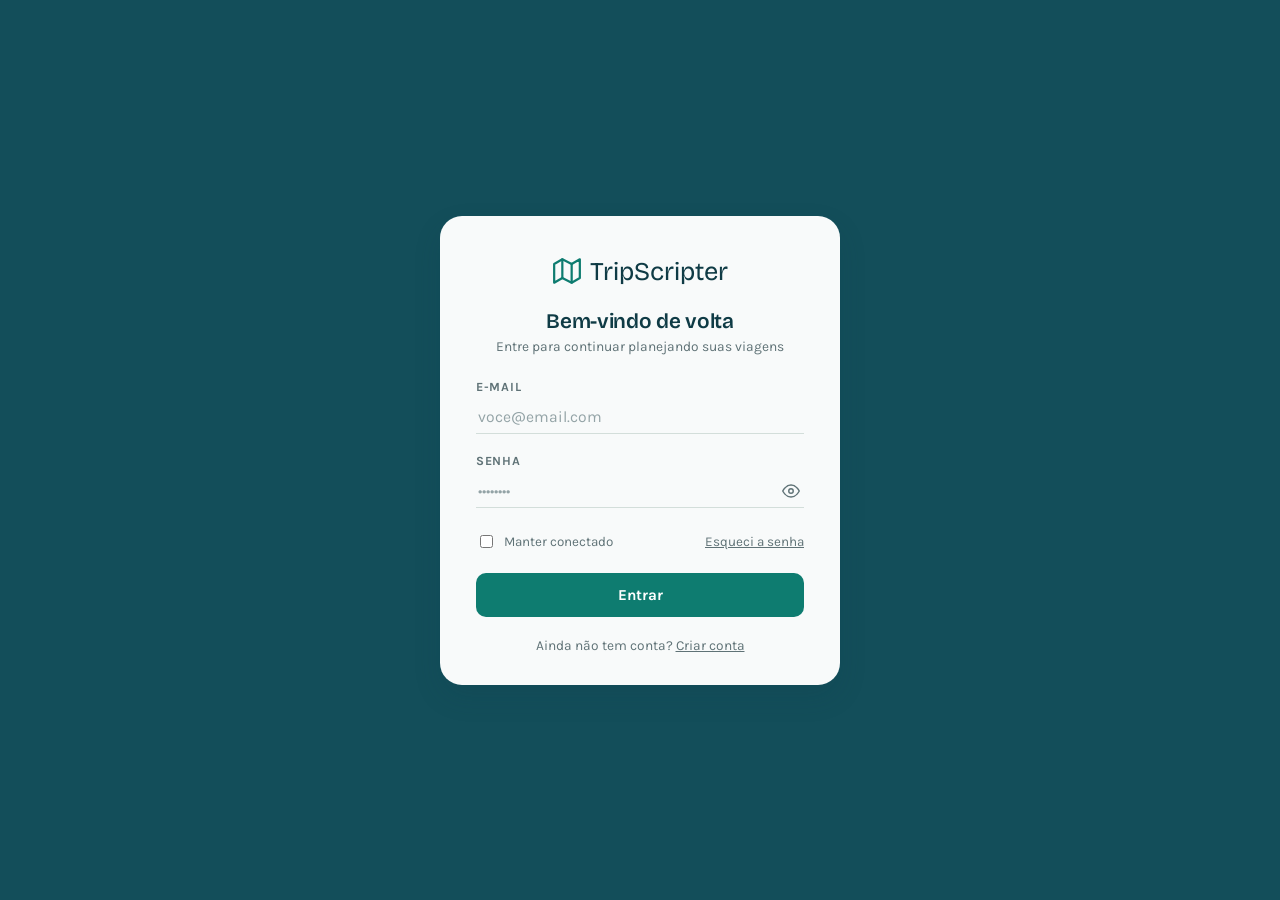
<file: frontend/index.html>
<!DOCTYPE html>
<html lang="pt-BR">
<head>
  <meta charset="UTF-8">
  <meta name="viewport" content="width=device-width, initial-scale=1">
  <title>Entrar — TripScripter</title>
  <link rel="preconnect" href="https://fonts.googleapis.com">
  <link rel="preconnect" href="https://fonts.gstatic.com" crossorigin>
  <link href="https://fonts.googleapis.com/css2?family=Bricolage+Grotesque:opsz,wght@12..96,500;12..96,600;12..96,700&family=Karla:wght@400;600;700&display=swap" rel="stylesheet">
  <link rel="stylesheet" href="css/estilo.css">
</head>
<body>

  <main class="acesso acesso--foto">
    <div class="acesso__cartao">

      <div class="acesso__logo">
        <svg viewBox="0 0 24 24" fill="none" stroke="currentColor" stroke-width="1.9"
             stroke-linecap="round" stroke-linejoin="round" aria-hidden="true">
          <path d="M1 6v16l7-4 8 4 7-4V2l-7 4-8-4-7 4z"></path>
          <path d="M8 2v16M16 6v16"></path>
        </svg>
        <span class="acesso__marca">TripScripter</span>
      </div>

      <h1 class="acesso__titulo">Bem-vindo de volta</h1>
      <p class="acesso__linha-fina">Entre para continuar planejando suas viagens</p>

      <p class="aviso" id="aviso" role="alert"></p>

      <form id="formAcesso" novalidate>
        <div class="campo">
          <label class="campo__rotulo" for="email">E-mail</label>
          <input class="campo__entrada" type="email" id="email" name="email"
                 placeholder="voce@email.com" autocomplete="email" required>
        </div>

        <div class="campo">
          <label class="campo__rotulo" for="senha">Senha</label>
          <div class="campo__linha">
            <input class="campo__entrada" type="password" id="senha" name="senha"
                   placeholder="••••••••" autocomplete="current-password" required>
            <button type="button" class="campo__olho" id="olhoSenha" aria-label="Mostrar senha">
              <svg viewBox="0 0 24 24" fill="none" stroke="currentColor" stroke-width="1.9"
                   stroke-linecap="round" stroke-linejoin="round" aria-hidden="true">
                <path d="M1 12s4-8 11-8 11 8 11 8-4 8-11 8-11-8-11-8z"></path>
                <circle cx="12" cy="12" r="3"></circle>
              </svg>
            </button>
          </div>
        </div>

        <div class="acesso__opcoes">
          <label class="acesso__lembrar">
            <input type="checkbox" id="lembrar"> Manter conectado
          </label>
          <a href="#" id="esqueci">Esqueci a senha</a>
        </div>

        <button type="submit" class="botao botao--primario botao--cheio" id="btnEntrar">Entrar</button>
      </form>

      <p class="acesso__rodape">
        Ainda não tem conta? <a href="cadastro.html">Criar conta</a>
      </p>

    </div>
  </main>

  <script src="js/comum.js"></script>
  <script src="js/api.js"></script>
  <script src="js/acesso.js"></script>
</body>
</html>
</file>
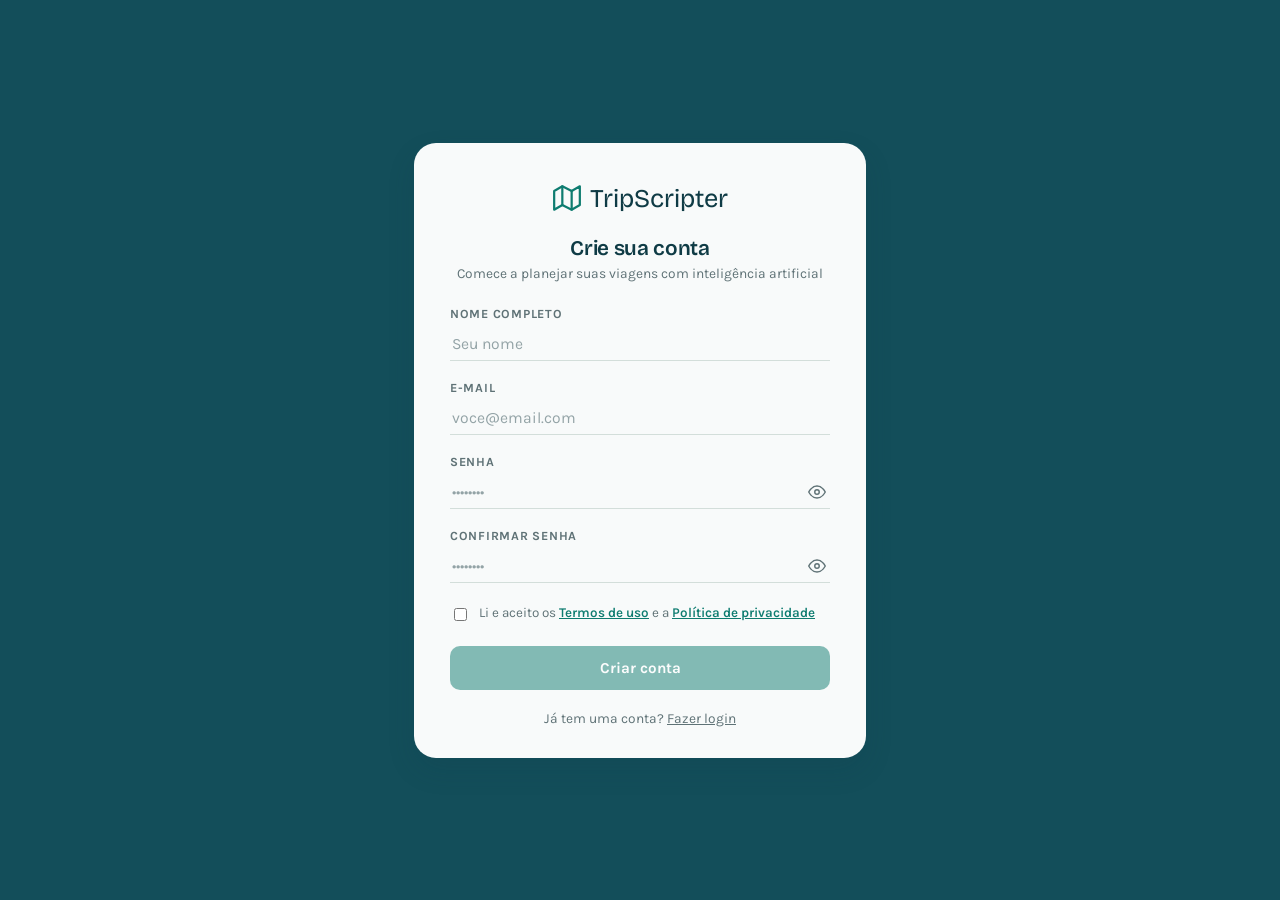
<file: frontend/cadastro.html>
<!DOCTYPE html>
<html lang="pt-BR">
<head>
  <meta charset="UTF-8">
  <meta name="viewport" content="width=device-width, initial-scale=1">
  <title>Criar conta — TripScripter</title>
  <link rel="preconnect" href="https://fonts.googleapis.com">
  <link rel="preconnect" href="https://fonts.gstatic.com" crossorigin>
  <link href="https://fonts.googleapis.com/css2?family=Bricolage+Grotesque:opsz,wght@12..96,500;12..96,600;12..96,700&family=Karla:wght@400;600;700&display=swap" rel="stylesheet">
  <link rel="stylesheet" href="css/estilo.css">
</head>
<body>

  <main class="acesso acesso--foto">
    <div class="acesso__cartao acesso__cartao--largo">

      <div class="acesso__logo">
        <svg viewBox="0 0 24 24" fill="none" stroke="currentColor" stroke-width="1.9"
             stroke-linecap="round" stroke-linejoin="round" aria-hidden="true">
          <path d="M1 6v16l7-4 8 4 7-4V2l-7 4-8-4-7 4z"></path>
          <path d="M8 2v16M16 6v16"></path>
        </svg>
        <span class="acesso__marca">TripScripter</span>
      </div>

      <h1 class="acesso__titulo">Crie sua conta</h1>
      <p class="acesso__linha-fina">Comece a planejar suas viagens com inteligência artificial</p>

      <p class="aviso" id="aviso" role="alert"></p>

      <form id="formCadastro" novalidate>

        <div class="campo" id="campoNome">
          <label class="campo__rotulo" for="nome">Nome completo</label>
          <input class="campo__entrada" type="text" id="nome" name="nome"
                 placeholder="Seu nome" autocomplete="name" required>
          <p class="campo__erro" id="erroNome">Informe nome e sobrenome.</p>
        </div>

        <div class="campo" id="campoEmail">
          <label class="campo__rotulo" for="email">E-mail</label>
          <input class="campo__entrada" type="email" id="email" name="email"
                 placeholder="voce@email.com" autocomplete="email" required>
          <p class="campo__erro" id="erroEmail">Esse e-mail não parece válido.</p>
        </div>

        <div class="campo campo--senha" id="campoSenha">
          <label class="campo__rotulo" for="senha">Senha</label>
          <div class="campo__linha">
          <input class="campo__entrada" type="password" id="senha" name="senha"
                   placeholder="••••••••" autocomplete="new-password" required>
            <button type="button" class="campo__olho" id="olhoSenha"
                    aria-label="Mostrar senha" aria-pressed="false">
              <svg viewBox="0 0 24 24" fill="none" stroke="currentColor" stroke-width="1.9"
                   stroke-linecap="round" stroke-linejoin="round">
                <path d="M1 12s4-8 11-8 11 8 11 8-4 8-11 8-11-8-11-8z"></path>
                <circle cx="12" cy="12" r="3"></circle>
              </svg>
            </button>
          </div>

          <div class="forca" id="forca" data-nivel="0" hidden>
            <div class="forca__trilho"><div class="forca__barra"></div></div>
            <div class="forca__texto">
              <span id="forcaDica"></span>
              <span class="forca__rotulo" id="forcaRotulo"></span>
            </div>
          </div>

          <p class="campo__erro" id="erroSenha">A senha precisa ter ao menos 8 caracteres.</p>
        </div>

        <div class="campo campo--senha" id="campoConfirma">
          <label class="campo__rotulo" for="confirma">Confirmar senha</label>
          <div class="campo__linha">
          <input class="campo__entrada" type="password" id="confirma" name="confirma"
                   placeholder="••••••••" autocomplete="new-password" required>
            <button type="button" class="campo__olho" id="olhoConfirma"
                    aria-label="Mostrar confirmação da senha" aria-pressed="false">
              <svg viewBox="0 0 24 24" fill="none" stroke="currentColor" stroke-width="1.9"
                   stroke-linecap="round" stroke-linejoin="round">
                <path d="M1 12s4-8 11-8 11 8 11 8-4 8-11 8-11-8-11-8z"></path>
                <circle cx="12" cy="12" r="3"></circle>
              </svg>
            </button>
          </div>

          <p class="conferencia" id="conferencia" aria-live="polite">
            <svg viewBox="0 0 24 24" fill="none" stroke="currentColor" stroke-width="2.6"
                 stroke-linecap="round" stroke-linejoin="round" id="conferenciaIcone">
              <path d="M20 6L9 17l-5-5"></path>
            </svg>
            <span id="conferenciaTexto"></span>
          </p>
        </div>

        <label class="termos">
          <input type="checkbox" id="termos">
          <span>
            Li e aceito os <a href="#">Termos de uso</a> e a
            <a href="#">Política de privacidade</a>
          </span>
        </label>

        <button type="submit" class="botao botao--primario botao--cheio" id="btnCriar" disabled>
          Criar conta
        </button>
      </form>

      <p class="acesso__rodape">
        Já tem uma conta? <a href="index.html">Fazer login</a>
      </p>

    </div>
  </main>

  <script src="js/comum.js"></script>
  <script src="js/api.js"></script>
  <script src="js/cadastro.js"></script>
</body>
</html>
</file>
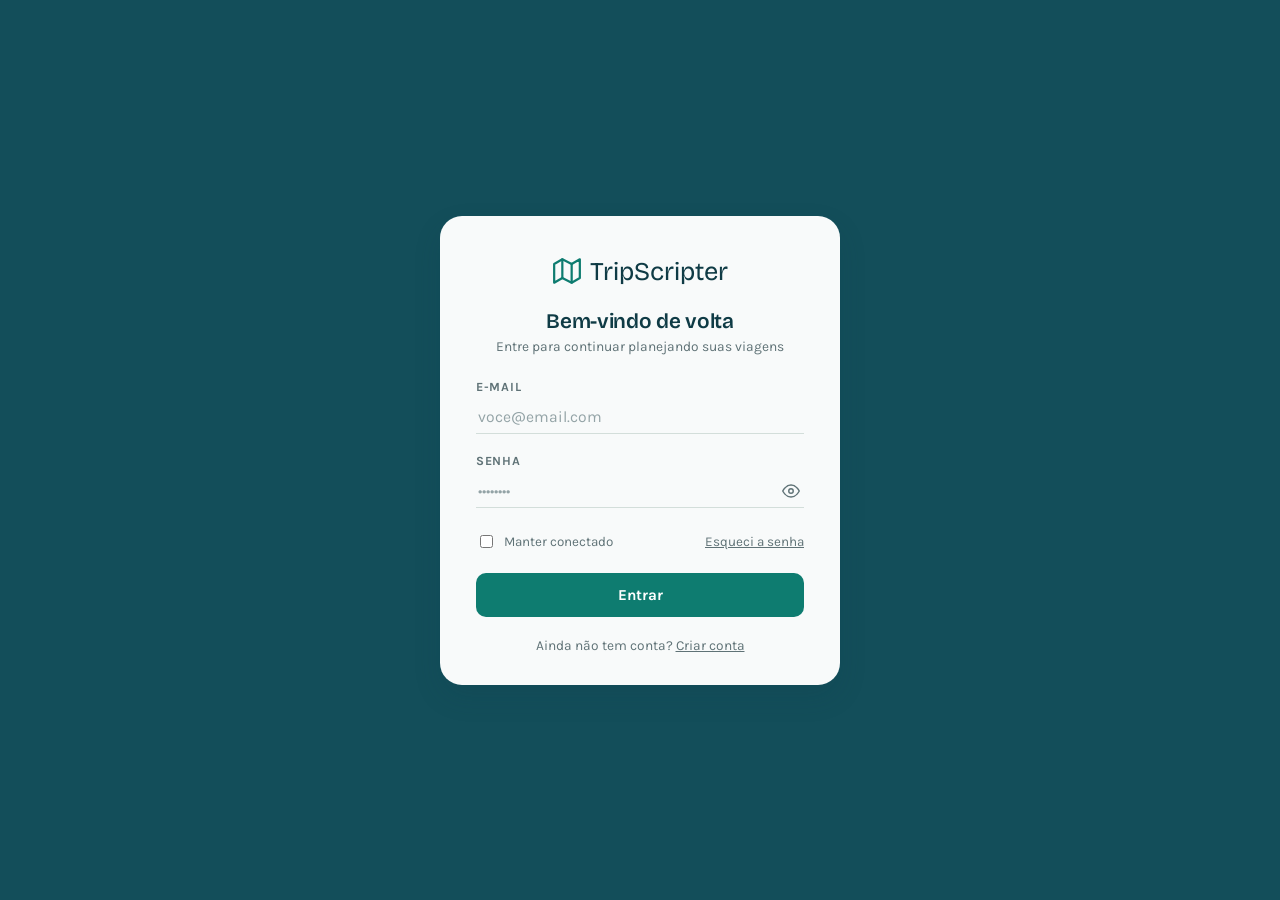
<file: frontend/historico.html>
<!DOCTYPE html>
<html lang="pt-BR">
<head>
  <meta charset="UTF-8">
  <meta name="viewport" content="width=device-width, initial-scale=1">
  <title>Histórico de viagens — TripScripter</title>
  <link rel="preconnect" href="https://fonts.googleapis.com">
  <link rel="preconnect" href="https://fonts.gstatic.com" crossorigin>
  <link href="https://fonts.googleapis.com/css2?family=Bricolage+Grotesque:opsz,wght@12..96,500;12..96,600;12..96,700&family=Karla:wght@400;600;700&display=swap" rel="stylesheet">
  <link rel="stylesheet" href="css/estilo.css">
</head>
<body>

<div class="painel">

  <!-- ============ Barra lateral ============ -->
  <nav class="barra" aria-label="Menu principal">
    <span class="barra__marca">
      <svg viewBox="0 0 24 24" fill="none" stroke="currentColor" stroke-width="1.9"
           stroke-linecap="round" stroke-linejoin="round" aria-hidden="true">
        <path d="M1 6v16l7-4 8 4 7-4V2l-7 4-8-4-7 4z"></path>
        <path d="M8 2v16M16 6v16"></path>
      </svg>
      TripScripter
    </span>

    <div class="barra__perfil">
      <span class="barra__avatar" aria-hidden="true">
        <svg viewBox="0 0 24 24" fill="none" stroke="currentColor" stroke-width="1.9"
             stroke-linecap="round" stroke-linejoin="round">
          <path d="M20 21v-2a4 4 0 0 0-4-4H8a4 4 0 0 0-4 4v2"></path>
          <circle cx="12" cy="7" r="4"></circle>
        </svg>
      </span>
      <span>
        <span class="barra__nome"></span><br>
        <span class="barra__papel"></span>
      </span>
    </div>

    <ul class="barra__menu">
      <li>
        <a class="barra__item" href="viagens.html">
          <svg viewBox="0 0 24 24" fill="none" stroke="currentColor" stroke-width="1.9"
               stroke-linecap="round" stroke-linejoin="round" aria-hidden="true">
            <path d="M3 9l9-7 9 7v11a2 2 0 0 1-2 2H5a2 2 0 0 1-2-2z"></path>
          </svg>
          <span class="barra__longo">Minhas viagens</span><span class="barra__curto">Viagens</span>
        </a>
      </li>
      <li>
        <a class="barra__item" href="nova-viagem.html">
          <svg viewBox="0 0 24 24" fill="none" stroke="currentColor" stroke-width="1.9"
               stroke-linecap="round" stroke-linejoin="round" aria-hidden="true">
            <path d="M12 5v14M5 12h14"></path>
          </svg>
          <span class="barra__longo">Nova viagem</span><span class="barra__curto">Nova</span>
        </a>
      </li>
      <li>
        <a class="barra__item" href="historico.html" aria-current="page">
          <svg viewBox="0 0 24 24" fill="none" stroke="currentColor" stroke-width="1.9"
               stroke-linecap="round" stroke-linejoin="round" aria-hidden="true">
            <path d="M3 3v5h5"></path>
            <path d="M3.05 13A9 9 0 1 0 6 5.3L3 8"></path>
            <path d="M12 7v5l3 2"></path>
          </svg>
          <span class="barra__longo">Histórico</span><span class="barra__curto">Histórico</span>
        </a>
      </li>
      <li>
        <a class="barra__item" href="perfil.html">
          <svg viewBox="0 0 24 24" fill="none" stroke="currentColor" stroke-width="1.9"
               stroke-linecap="round" stroke-linejoin="round" aria-hidden="true">
            <path d="M20 21v-2a4 4 0 0 0-4-4H8a4 4 0 0 0-4 4v2"></path>
            <circle cx="12" cy="7" r="4"></circle>
          </svg>
          <span class="barra__longo">Perfil de viajante</span><span class="barra__curto">Perfil</span>
        </a>
      </li>
    </ul>

    <div class="barra__fim">
      <button type="button" class="barra__sair" data-sair>
        <svg viewBox="0 0 24 24" fill="none" stroke="currentColor" stroke-width="1.9"
             stroke-linecap="round" stroke-linejoin="round" aria-hidden="true">
          <path d="M9 21H5a2 2 0 0 1-2-2V5a2 2 0 0 1 2-2h4M16 17l5-5-5-5M21 12H9"></path>
        </svg>
        <span class="barra__longo">Sair da conta</span><span class="barra__curto">Sair</span>
      </button>
    </div>
  </nav>

  <!-- ============ Conteúdo ============ -->
  <main class="conteudo">

    <header class="cabecalho">
      <div>
        <h1>Histórico de viagens</h1>
        <p>Todas as viagens que você já concluiu.</p>
      </div>
    </header>

    <!-- Resumo em números -->
    <section class="resumo" aria-label="Resumo das viagens concluídas">
      <div class="resumo__item">
        <svg viewBox="0 0 24 24" fill="none" stroke="currentColor" stroke-width="1.9"
             stroke-linecap="round" stroke-linejoin="round">
          <path d="M21 10c0 7-9 12-9 12s-9-5-9-12a9 9 0 0 1 18 0z"></path>
          <circle cx="12" cy="10" r="3"></circle>
        </svg>
        <div>
          <p class="resumo__numero" id="totalViagens">0</p>
          <p class="resumo__rotulo">Viagens concluídas</p>
        </div>
      </div>

      <div class="resumo__item">
        <svg viewBox="0 0 24 24" fill="none" stroke="currentColor" stroke-width="1.9"
             stroke-linecap="round" stroke-linejoin="round">
          <circle cx="12" cy="12" r="9"></circle>
          <path d="M3 12h18M12 3a15 15 0 0 1 0 18M12 3a15 15 0 0 0 0 18"></path>
        </svg>
        <div>
          <p class="resumo__numero" id="totalPaises">0</p>
          <p class="resumo__rotulo">Países visitados</p>
        </div>
      </div>

      <div class="resumo__item">
        <svg viewBox="0 0 24 24" fill="none" stroke="currentColor" stroke-width="1.9"
             stroke-linecap="round" stroke-linejoin="round">
          <circle cx="12" cy="12" r="9"></circle>
          <path d="M12 7v5l3 2"></path>
        </svg>
        <div>
          <p class="resumo__numero" id="totalDias">0</p>
          <p class="resumo__rotulo">Dias de viagem</p>
        </div>
      </div>
    </section>

    <!-- Busca -->
    <div class="busca">
      <svg viewBox="0 0 24 24" fill="none" stroke="currentColor" stroke-width="1.9"
           stroke-linecap="round" stroke-linejoin="round">
        <circle cx="11" cy="11" r="7"></circle>
        <path d="M21 21l-4.3-4.3"></path>
      </svg>
      <input class="busca__campo" type="search" id="busca"
             placeholder="Buscar por destino ou interesse…"
             aria-label="Buscar viagens por destino ou interesse">
    </div>

    <!-- Viagens agrupadas por ano -->
    <div id="listaAnos" aria-live="polite">
      <p class="carregando">Carregando o histórico…</p>
    </div>

    <!-- Reaproveitar um roteiro em novas datas (RQ011) -->
    <dialog class="dialogo" id="dialogoModelo" aria-labelledby="tituloModelo">
      <form method="dialog" id="formModelo">
        <h2 id="tituloModelo">Usar como modelo</h2>
        <p id="textoModelo">Uma nova viagem será criada com o mesmo roteiro, a partir da data escolhida.</p>
        <div class="campo">
          <label class="campo__rotulo" for="novaIda">Nova data de chegada</label>
          <input class="campo__caixa" type="date" id="novaIda" required>
        </div>
        <p class="aviso" id="erroModelo" role="alert"></p>
        <div class="dialogo__acoes">
          <button type="button" class="botao botao--fantasma" id="cancelarModelo">Cancelar</button>
          <button type="submit" class="botao botao--primario" id="confirmarModelo">Criar viagem</button>
        </div>
      </form>
    </dialog>

  </main>
</div>

<script src="js/comum.js"></script>
<script src="js/api.js"></script>
<script src="js/historico.js"></script>
</body>
</html>
</file>
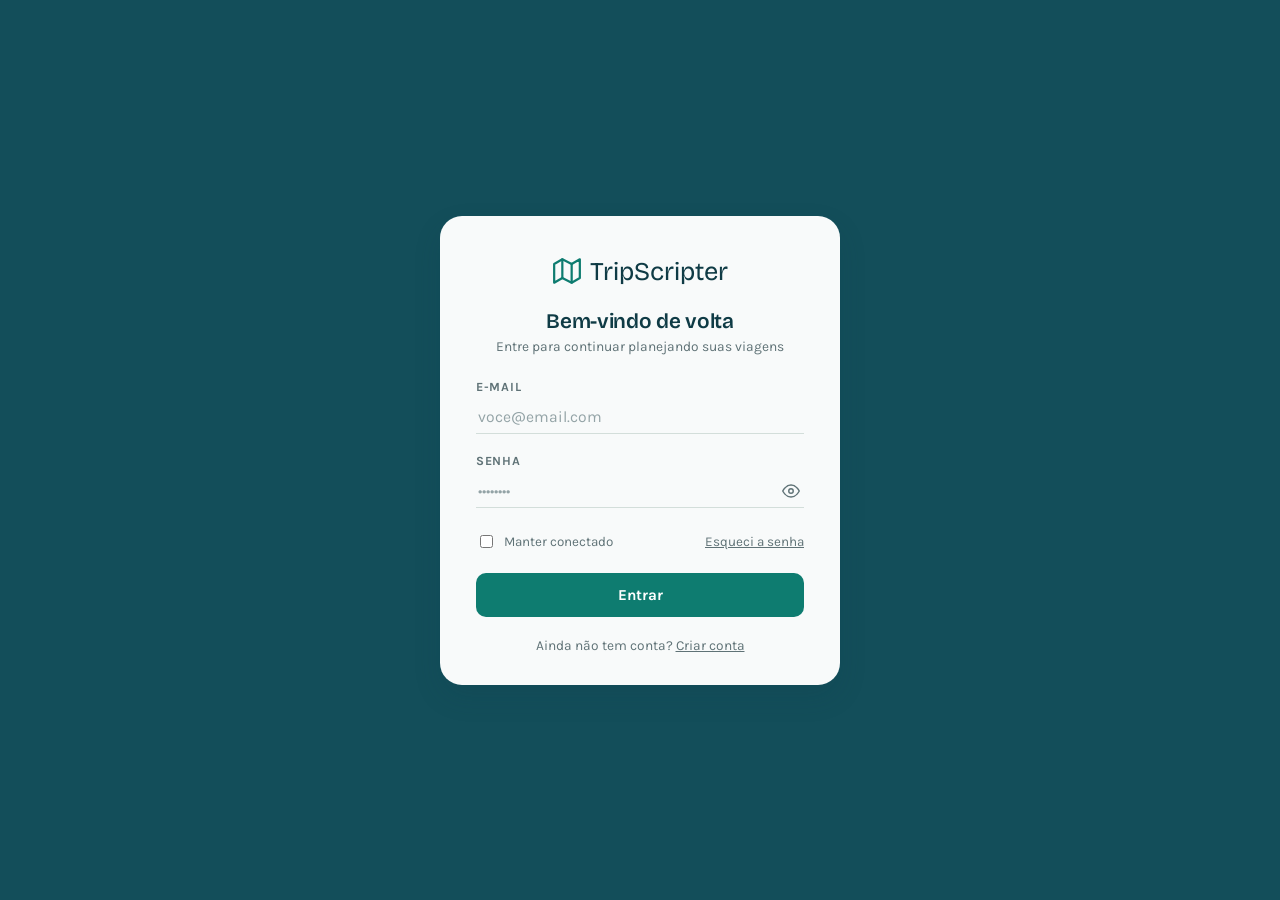
<file: frontend/mapa.html>
<!DOCTYPE html>
<html lang="pt-BR">
<head>
  <meta charset="UTF-8">
  <meta name="viewport" content="width=device-width, initial-scale=1">
  <title>Roteiro em mapa — TripScripter</title>
  <link rel="preconnect" href="https://fonts.googleapis.com">
  <link rel="preconnect" href="https://fonts.gstatic.com" crossorigin>
  <link href="https://fonts.googleapis.com/css2?family=Bricolage+Grotesque:opsz,wght@12..96,500;12..96,600;12..96,700&family=Karla:wght@400;600;700&display=swap" rel="stylesheet">
  <!-- Leaflet 1.9.4 incluído no projeto, para o mapa não depender de CDN (licença em bibliotecas/leaflet/LICENSE) -->
  <link rel="stylesheet" href="bibliotecas/leaflet/leaflet.css">
  <link rel="stylesheet" href="css/estilo.css">
</head>
<body>

<div class="painel">

  <!-- ============ Barra lateral ============ -->
  <nav class="barra" aria-label="Menu principal">
    <span class="barra__marca">
      <svg viewBox="0 0 24 24" fill="none" stroke="currentColor" stroke-width="1.9"
           stroke-linecap="round" stroke-linejoin="round" aria-hidden="true">
        <path d="M1 6v16l7-4 8 4 7-4V2l-7 4-8-4-7 4z"></path>
        <path d="M8 2v16M16 6v16"></path>
      </svg>
      TripScripter
    </span>

    <div class="barra__perfil">
      <span class="barra__avatar" aria-hidden="true">
        <svg viewBox="0 0 24 24" fill="none" stroke="currentColor" stroke-width="1.9"
             stroke-linecap="round" stroke-linejoin="round">
          <path d="M20 21v-2a4 4 0 0 0-4-4H8a4 4 0 0 0-4 4v2"></path>
          <circle cx="12" cy="7" r="4"></circle>
        </svg>
      </span>
      <span>
        <span class="barra__nome"></span><br>
        <span class="barra__papel"></span>
      </span>
    </div>

    <ul class="barra__menu">
      <li>
        <a class="barra__item" href="viagens.html" aria-current="page">
          <svg viewBox="0 0 24 24" fill="none" stroke="currentColor" stroke-width="1.9"
               stroke-linecap="round" stroke-linejoin="round" aria-hidden="true">
            <path d="M3 9l9-7 9 7v11a2 2 0 0 1-2 2H5a2 2 0 0 1-2-2z"></path>
          </svg>
          <span class="barra__longo">Minhas viagens</span><span class="barra__curto">Viagens</span>
        </a>
      </li>
      <li>
        <a class="barra__item" href="nova-viagem.html">
          <svg viewBox="0 0 24 24" fill="none" stroke="currentColor" stroke-width="1.9"
               stroke-linecap="round" stroke-linejoin="round" aria-hidden="true">
            <path d="M12 5v14M5 12h14"></path>
          </svg>
          <span class="barra__longo">Nova viagem</span><span class="barra__curto">Nova</span>
        </a>
      </li>
      <li>
        <a class="barra__item" href="historico.html">
          <svg viewBox="0 0 24 24" fill="none" stroke="currentColor" stroke-width="1.9"
               stroke-linecap="round" stroke-linejoin="round" aria-hidden="true">
            <path d="M3 3v5h5"></path>
            <path d="M3.05 13A9 9 0 1 0 6 5.3L3 8"></path>
            <path d="M12 7v5l3 2"></path>
          </svg>
          <span class="barra__longo">Histórico</span><span class="barra__curto">Histórico</span>
        </a>
      </li>
      <li>
        <a class="barra__item" href="perfil.html">
          <svg viewBox="0 0 24 24" fill="none" stroke="currentColor" stroke-width="1.9"
               stroke-linecap="round" stroke-linejoin="round" aria-hidden="true">
            <path d="M20 21v-2a4 4 0 0 0-4-4H8a4 4 0 0 0-4 4v2"></path>
            <circle cx="12" cy="7" r="4"></circle>
          </svg>
          <span class="barra__longo">Perfil de viajante</span><span class="barra__curto">Perfil</span>
        </a>
      </li>
    </ul>

    <div class="barra__fim">
      <button type="button" class="barra__sair" data-sair>
        <svg viewBox="0 0 24 24" fill="none" stroke="currentColor" stroke-width="1.9"
             stroke-linecap="round" stroke-linejoin="round" aria-hidden="true">
          <path d="M9 21H5a2 2 0 0 1-2-2V5a2 2 0 0 1 2-2h4M16 17l5-5-5-5M21 12H9"></path>
        </svg>
        <span class="barra__longo">Sair da conta</span><span class="barra__curto">Sair</span>
      </button>
    </div>
  </nav>

  <!-- ============ Conteúdo ============ -->
  <main class="conteudo">

    <header class="cabecalho">
      <div>
        <h1 id="destinoTitulo">Carregando…</h1>
        <p id="resumoViagem"></p>
      </div>

      <div class="alternancia" role="group" aria-label="Forma de visualização">
        <a class="alternancia__opcao" href="roteiro.html" id="linkLista">
          <svg viewBox="0 0 24 24" fill="none" stroke="currentColor" stroke-width="1.9"
               stroke-linecap="round" stroke-linejoin="round">
            <path d="M8 6h13M8 12h13M8 18h13M3 6h.01M3 12h.01M3 18h.01"></path>
          </svg>
          Lista
        </a>
        <span class="alternancia__opcao" aria-current="page">
          <svg viewBox="0 0 24 24" fill="none" stroke="currentColor" stroke-width="1.9"
               stroke-linecap="round" stroke-linejoin="round">
            <path d="M1 6v16l7-4 8 4 7-4V2l-7 4-8-4-7 4z"></path>
            <path d="M8 2v16M16 6v16"></path>
          </svg>
          Mapa
        </span>
      </div>
    </header>

    <div class="dias" role="tablist" aria-label="Dias da viagem" id="abasDias"></div>

    <div class="mapa-area">
      <div id="mapa" role="application" aria-label="Mapa com os locais do dia selecionado"></div>
      <ol class="paradas-mapa" id="paradasMapa"></ol>
    </div>

    <p class="mapa-ajuda">
      Clique em uma parada da lista para centralizar o mapa nela. A linha tracejada
      mostra a ordem das visitas ao longo do dia.
    </p>

  </main>
</div>

<script src="bibliotecas/leaflet/leaflet.js"></script>
<script src="js/comum.js"></script>
<script src="js/api.js"></script>
<script src="js/mapa.js"></script>
</body>
</html>
</file>
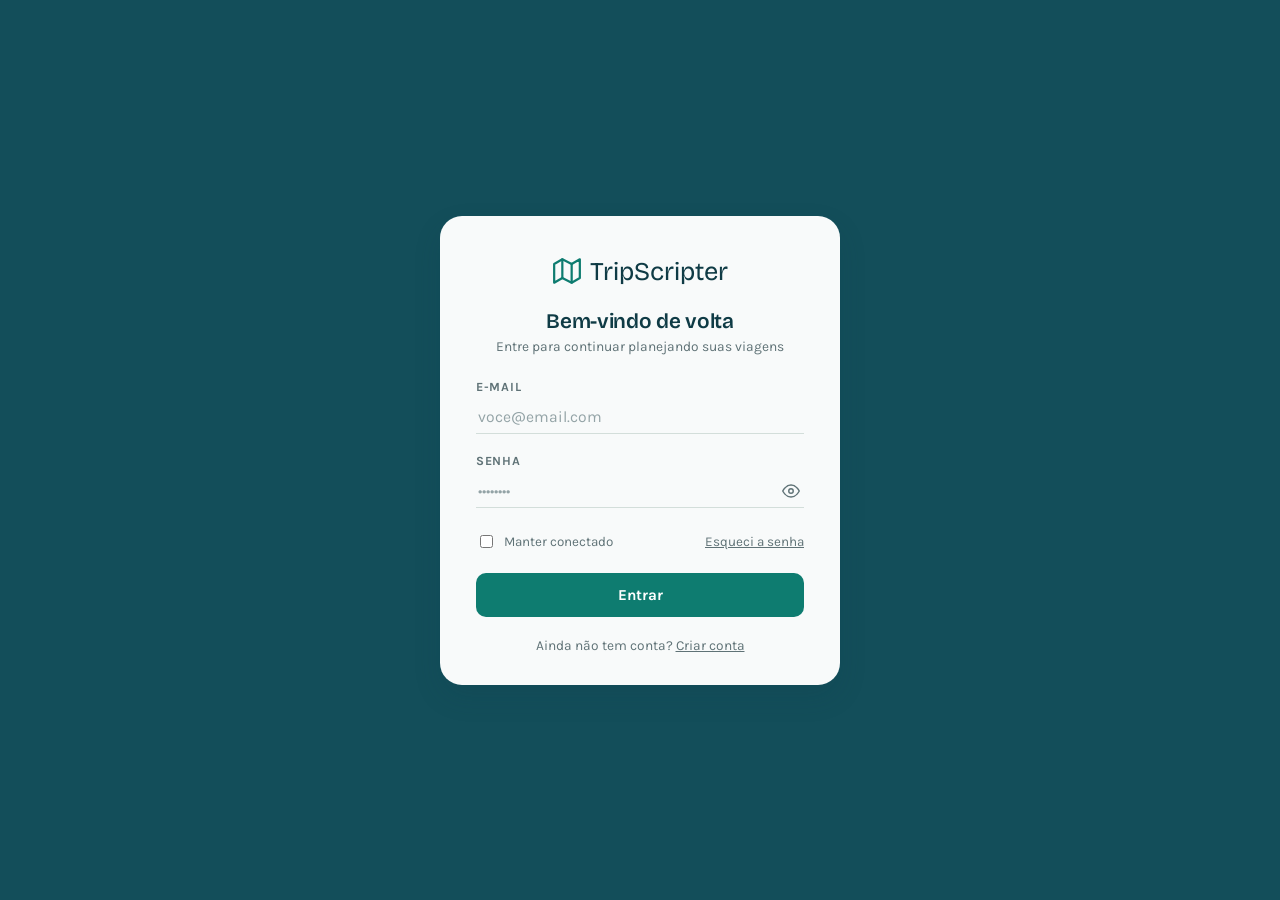
<file: frontend/nova-viagem.html>
<!DOCTYPE html>
<html lang="pt-BR">
<head>
  <meta charset="UTF-8">
  <meta name="viewport" content="width=device-width, initial-scale=1">
  <title>Nova viagem — TripScripter</title>
  <link rel="preconnect" href="https://fonts.googleapis.com">
  <link rel="preconnect" href="https://fonts.gstatic.com" crossorigin>
  <link href="https://fonts.googleapis.com/css2?family=Bricolage+Grotesque:opsz,wght@12..96,500;12..96,600;12..96,700&family=Karla:wght@400;600;700&display=swap" rel="stylesheet">
  <link rel="stylesheet" href="css/estilo.css">
</head>
<body>

<div class="painel">

  <!-- ============ Barra lateral ============ -->
  <nav class="barra" aria-label="Menu principal">
    <span class="barra__marca">
      <svg viewBox="0 0 24 24" fill="none" stroke="currentColor" stroke-width="1.9"
           stroke-linecap="round" stroke-linejoin="round" aria-hidden="true">
        <path d="M1 6v16l7-4 8 4 7-4V2l-7 4-8-4-7 4z"></path>
        <path d="M8 2v16M16 6v16"></path>
      </svg>
      TripScripter
    </span>

    <div class="barra__perfil">
      <span class="barra__avatar" aria-hidden="true">
        <svg viewBox="0 0 24 24" fill="none" stroke="currentColor" stroke-width="1.9"
             stroke-linecap="round" stroke-linejoin="round">
          <path d="M20 21v-2a4 4 0 0 0-4-4H8a4 4 0 0 0-4 4v2"></path>
          <circle cx="12" cy="7" r="4"></circle>
        </svg>
      </span>
      <span>
        <span class="barra__nome"></span><br>
        <span class="barra__papel"></span>
      </span>
    </div>

    <ul class="barra__menu">
      <li>
        <a class="barra__item" href="viagens.html">
          <svg viewBox="0 0 24 24" fill="none" stroke="currentColor" stroke-width="1.9"
               stroke-linecap="round" stroke-linejoin="round" aria-hidden="true">
            <path d="M3 9l9-7 9 7v11a2 2 0 0 1-2 2H5a2 2 0 0 1-2-2z"></path>
          </svg>
          <span class="barra__longo">Minhas viagens</span><span class="barra__curto">Viagens</span>
        </a>
      </li>
      <li>
        <a class="barra__item" href="nova-viagem.html" aria-current="page">
          <svg viewBox="0 0 24 24" fill="none" stroke="currentColor" stroke-width="1.9"
               stroke-linecap="round" stroke-linejoin="round" aria-hidden="true">
            <path d="M12 5v14M5 12h14"></path>
          </svg>
          <span class="barra__longo">Nova viagem</span><span class="barra__curto">Nova</span>
        </a>
      </li>
      <li>
        <a class="barra__item" href="historico.html">
          <svg viewBox="0 0 24 24" fill="none" stroke="currentColor" stroke-width="1.9"
               stroke-linecap="round" stroke-linejoin="round" aria-hidden="true">
            <path d="M3 3v5h5"></path>
            <path d="M3.05 13A9 9 0 1 0 6 5.3L3 8"></path>
            <path d="M12 7v5l3 2"></path>
          </svg>
          <span class="barra__longo">Histórico</span><span class="barra__curto">Histórico</span>
        </a>
      </li>
      <li>
        <a class="barra__item" href="perfil.html">
          <svg viewBox="0 0 24 24" fill="none" stroke="currentColor" stroke-width="1.9"
               stroke-linecap="round" stroke-linejoin="round" aria-hidden="true">
            <path d="M20 21v-2a4 4 0 0 0-4-4H8a4 4 0 0 0-4 4v2"></path>
            <circle cx="12" cy="7" r="4"></circle>
          </svg>
          <span class="barra__longo">Perfil de viajante</span><span class="barra__curto">Perfil</span>
        </a>
      </li>
    </ul>

    <div class="barra__fim">
      <button type="button" class="barra__sair" data-sair>
        <svg viewBox="0 0 24 24" fill="none" stroke="currentColor" stroke-width="1.9"
             stroke-linecap="round" stroke-linejoin="round" aria-hidden="true">
          <path d="M9 21H5a2 2 0 0 1-2-2V5a2 2 0 0 1 2-2h4M16 17l5-5-5-5M21 12H9"></path>
        </svg>
        <span class="barra__longo">Sair da conta</span><span class="barra__curto">Sair</span>
      </button>
    </div>
  </nav>

  <!-- ============ Conteúdo ============ -->
  <main class="conteudo">

    <header class="cabecalho">
      <div>
        <h1>Nova viagem</h1>
        <p>Três passos e o TripScripter monta o roteiro dia a dia para você.</p>
      </div>
    </header>

    <div class="assistente">

      <!-- Barra de progresso (RQ003) -->
      <div class="progresso" id="progresso">
        <div class="progresso__trilho">
          <div class="progresso__preenchido" id="progressoPreenchido"></div>
        </div>
        <div class="progresso__texto">
          <span class="progresso__passo" id="progressoRotulo">Passo 1 de 3 · Destino e período</span>
          <span id="progressoPorcento">33%</span>
        </div>
      </div>

      <form id="formViagem" novalidate>

        <!-- ---------- Passo 1: destino e período ---------- -->
        <section class="passo" data-passo="1" data-ativo="true" aria-labelledby="tituloPasso1">
          <h2 class="passo__titulo" id="tituloPasso1">Para onde vamos?</h2>
          <p class="passo__ajuda">
            Informe a cidade e as datas. O período define quantos dias o roteiro vai cobrir.
          </p>

          <div class="campo" id="campoDestino">
            <label class="campo__rotulo" for="destino">Cidade e país</label>
            <div class="autocomplete">
              <input class="campo__caixa" type="text" id="destino" name="destino"
                     placeholder="Ex.: Tóquio, Lisboa, Buenos Aires" autocomplete="off"
                     role="combobox" aria-autocomplete="list" aria-expanded="false" aria-controls="sugestoes">
              <ul class="sugestoes" id="sugestoes" role="listbox" hidden></ul>
            </div>
            <p class="campo__erro" id="erroDestino">Informe o destino da viagem.</p>
          </div>

          <div class="passo__dupla">
            <div class="campo">
              <label class="campo__rotulo" for="ida">Chegada</label>
              <input class="campo__caixa" type="date" id="ida" name="ida">
            </div>
            <div class="campo">
              <label class="campo__rotulo" for="volta">Retorno</label>
              <input class="campo__caixa" type="date" id="volta" name="volta">
            </div>
          </div>

          <p class="duracao" id="duracao"></p>
          <p class="campo__erro" id="erroDatas">
            Escolha a chegada e o retorno, com o retorno a partir da data de chegada,
            num período de até 30 dias.
          </p>

          <div class="passo__navegacao">
            <a class="botao botao--fantasma" href="viagens.html">Cancelar</a>
            <button type="button" class="botao botao--primario" data-ir="2">Próximo</button>
          </div>
        </section>

        <!-- ---------- Passo 2: preferências ---------- -->
        <section class="passo" data-passo="2" aria-labelledby="tituloPasso2">
          <h2 class="passo__titulo" id="tituloPasso2">O que você gosta de fazer?</h2>
          <p class="passo__ajuda">
            Escolha ao menos um interesse. É isso que orienta as sugestões do roteiro.
          </p>

          <fieldset class="interesses" id="interesses">
            <legend class="campo__rotulo">Interesses</legend>
            <label class="interesse"><input type="checkbox" name="pref" value="Gastronomia"><span>Gastronomia</span></label>
            <label class="interesse"><input type="checkbox" name="pref" value="Cultura"><span>Cultura</span></label>
            <label class="interesse"><input type="checkbox" name="pref" value="Natureza"><span>Natureza</span></label>
            <label class="interesse"><input type="checkbox" name="pref" value="História"><span>História</span></label>
            <label class="interesse"><input type="checkbox" name="pref" value="Arte"><span>Arte</span></label>
            <label class="interesse"><input type="checkbox" name="pref" value="Compras"><span>Compras</span></label>
            <label class="interesse"><input type="checkbox" name="pref" value="Vida noturna"><span>Vida noturna</span></label>
            <label class="interesse"><input type="checkbox" name="pref" value="Praia"><span>Praia</span></label>
          </fieldset>
          <p class="campo__erro" id="erroPref">Escolha ao menos um interesse.</p>

          <div class="campo" style="margin-top:26px">
            <label class="campo__rotulo" for="ritmo">Ritmo da viagem</label>
            <select class="campo__caixa" id="ritmo" name="ritmo">
              <option value="Tranquilo">Tranquilo — até 3 atividades por dia, sem pressa</option>
              <option value="Equilibrado" selected>Equilibrado — até 4 atividades por dia</option>
              <option value="Intenso">Intenso — até 6 atividades por dia</option>
            </select>
          </div>

          <div class="passo__navegacao">
            <button type="button" class="botao botao--fantasma" data-ir="1">Voltar</button>
            <button type="button" class="botao botao--primario" data-ir="3">Próximo</button>
          </div>
        </section>

        <!-- ---------- Passo 3: revisão ---------- -->
        <section class="passo" data-passo="3" aria-labelledby="tituloPasso3">
          <h2 class="passo__titulo" id="tituloPasso3">Confira antes de gerar</h2>
          <p class="passo__ajuda">
            Se algo estiver errado, volte e ajuste. Nada é perdido ao navegar entre os passos.
          </p>

          <ul class="revisao">
            <li><span class="revisao__rotulo">Destino</span><span class="revisao__valor" id="revDestino">—</span></li>
            <li><span class="revisao__rotulo">Período</span><span class="revisao__valor" id="revPeriodo">—</span></li>
            <li><span class="revisao__rotulo">Duração</span><span class="revisao__valor" id="revDuracao">—</span></li>
            <li><span class="revisao__rotulo">Interesses</span><span class="revisao__valor" id="revInteresses">—</span></li>
            <li><span class="revisao__rotulo">Ritmo</span><span class="revisao__valor" id="revRitmo">—</span></li>
          </ul>

          <div class="passo__navegacao">
            <button type="button" class="botao botao--fantasma" data-ir="2">Voltar</button>
            <button type="submit" class="botao botao--primario" id="btnGerar">Gerar roteiro</button>
          </div>
        </section>

      </form>

      <!-- ---------- Geração do roteiro (RQ004) ----------
           As etapas avançam enquanto a API trabalha; o painel só muda para
           "pronto" quando a resposta chega. -->
      <section class="geracao" id="painelGerando" aria-live="polite">
        <div class="geracao__cartao">
          <h2 class="passo__titulo">Montando seu roteiro</h2>
          <p class="passo__ajuda" style="margin-bottom:0">
            Isso leva alguns segundos. Você pode acompanhar as etapas abaixo.
          </p>
          <ul class="geracao__etapas" id="etapas">
            <li data-feito="false">Buscando locais que combinam com seus interesses</li>
            <li data-feito="false">Calculando distâncias entre as atrações</li>
            <li data-feito="false">Verificando horários de funcionamento</li>
            <li data-feito="false">Distribuindo as atividades pelos dias</li>
          </ul>
          <div id="falhaGeracao" hidden style="margin-top:22px"></div>
          <div class="geracao__acoes" id="acoesFalha" hidden>
            <button type="button" class="botao botao--primario" id="btnTentarDeNovo">Tentar de novo</button>
            <a class="botao botao--fantasma" id="linkRoteiroVazio" href="viagens.html">Abrir a viagem sem roteiro</a>
          </div>
        </div>
      </section>

      <section class="geracao" id="painelPronto" aria-live="polite">
        <div class="geracao__cartao">
          <h2 class="passo__titulo">Roteiro pronto</h2>
          <p class="passo__ajuda" id="resumoPronto" style="margin-bottom:0"></p>
          <div class="demonstrativo" id="avisoReserva" role="note" hidden style="margin:18px 0 0">
            <svg viewBox="0 0 24 24" fill="none" stroke="currentColor" stroke-width="1.9"
                 stroke-linecap="round" stroke-linejoin="round" aria-hidden="true">
              <circle cx="12" cy="12" r="9"></circle><path d="M12 8h.01M11 12h1v4h1"></path>
            </svg>
            <span><strong>Sugestões pré-definidas</strong><span id="avisoReservaTexto"></span></span>
          </div>
          <div class="geracao__acoes">
            <a class="botao botao--primario" href="roteiro.html" id="linkRoteiro">Ver roteiro</a>
            <button type="button" class="botao botao--fantasma" id="btnRefazer">Gerar novamente</button>
          </div>
        </div>
      </section>

    </div>

  </main>
</div>

<script src="js/comum.js"></script>
<script src="js/api.js"></script>
<script src="js/nova-viagem.js"></script>
</body>
</html>
</file>
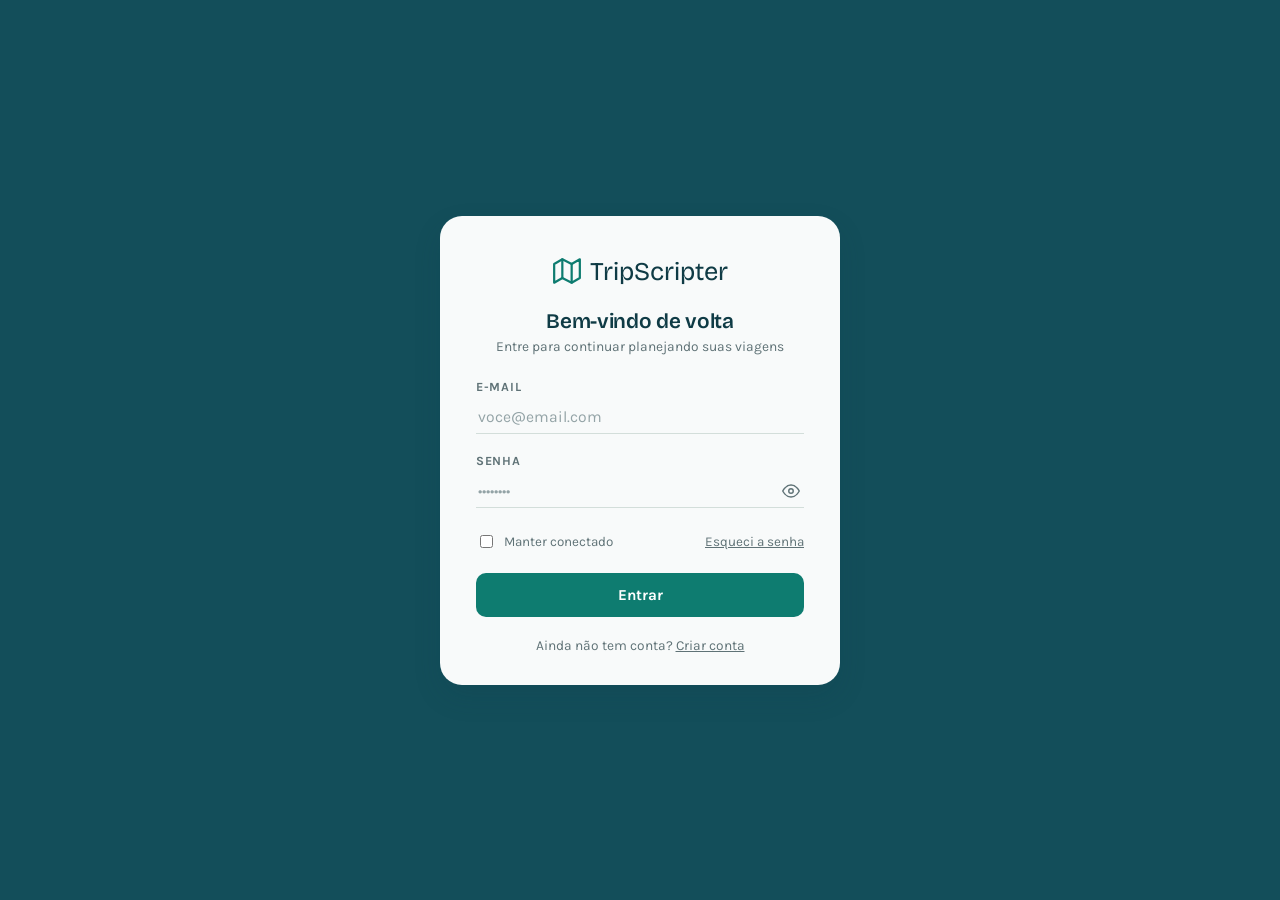
<file: frontend/perfil.html>
<!DOCTYPE html>
<html lang="pt-BR">
<head>
  <meta charset="UTF-8">
  <meta name="viewport" content="width=device-width, initial-scale=1">
  <title>Perfil de viajante — TripScripter</title>
  <link rel="preconnect" href="https://fonts.googleapis.com">
  <link rel="preconnect" href="https://fonts.gstatic.com" crossorigin>
  <link href="https://fonts.googleapis.com/css2?family=Bricolage+Grotesque:opsz,wght@12..96,500;12..96,600;12..96,700&family=Karla:wght@400;600;700&display=swap" rel="stylesheet">
  <link rel="stylesheet" href="css/estilo.css">
</head>
<body>

<div class="painel">

  <!-- ============ Barra lateral ============ -->
  <nav class="barra" aria-label="Menu principal">
    <span class="barra__marca">
      <svg viewBox="0 0 24 24" fill="none" stroke="currentColor" stroke-width="1.9"
           stroke-linecap="round" stroke-linejoin="round" aria-hidden="true">
        <path d="M1 6v16l7-4 8 4 7-4V2l-7 4-8-4-7 4z"></path>
        <path d="M8 2v16M16 6v16"></path>
      </svg>
      TripScripter
    </span>

    <div class="barra__perfil">
      <span class="barra__avatar" aria-hidden="true">
        <svg viewBox="0 0 24 24" fill="none" stroke="currentColor" stroke-width="1.9"
             stroke-linecap="round" stroke-linejoin="round">
          <path d="M20 21v-2a4 4 0 0 0-4-4H8a4 4 0 0 0-4 4v2"></path>
          <circle cx="12" cy="7" r="4"></circle>
        </svg>
      </span>
      <span>
        <span class="barra__nome"></span><br>
        <span class="barra__papel"></span>
      </span>
    </div>

    <ul class="barra__menu">
      <li>
        <a class="barra__item" href="viagens.html">
          <svg viewBox="0 0 24 24" fill="none" stroke="currentColor" stroke-width="1.9"
               stroke-linecap="round" stroke-linejoin="round" aria-hidden="true">
            <path d="M3 9l9-7 9 7v11a2 2 0 0 1-2 2H5a2 2 0 0 1-2-2z"></path>
          </svg>
          <span class="barra__longo">Minhas viagens</span><span class="barra__curto">Viagens</span>
        </a>
      </li>
      <li>
        <a class="barra__item" href="nova-viagem.html">
          <svg viewBox="0 0 24 24" fill="none" stroke="currentColor" stroke-width="1.9"
               stroke-linecap="round" stroke-linejoin="round" aria-hidden="true">
            <path d="M12 5v14M5 12h14"></path>
          </svg>
          <span class="barra__longo">Nova viagem</span><span class="barra__curto">Nova</span>
        </a>
      </li>
      <li>
        <a class="barra__item" href="historico.html">
          <svg viewBox="0 0 24 24" fill="none" stroke="currentColor" stroke-width="1.9"
               stroke-linecap="round" stroke-linejoin="round" aria-hidden="true">
            <path d="M3 3v5h5"></path>
            <path d="M3.05 13A9 9 0 1 0 6 5.3L3 8"></path>
            <path d="M12 7v5l3 2"></path>
          </svg>
          <span class="barra__longo">Histórico</span><span class="barra__curto">Histórico</span>
        </a>
      </li>
      <li>
        <a class="barra__item" href="perfil.html" aria-current="page">
          <svg viewBox="0 0 24 24" fill="none" stroke="currentColor" stroke-width="1.9"
               stroke-linecap="round" stroke-linejoin="round" aria-hidden="true">
            <path d="M20 21v-2a4 4 0 0 0-4-4H8a4 4 0 0 0-4 4v2"></path>
            <circle cx="12" cy="7" r="4"></circle>
          </svg>
          <span class="barra__longo">Perfil de viajante</span><span class="barra__curto">Perfil</span>
        </a>
      </li>
    </ul>

    <div class="barra__fim">
      <button type="button" class="barra__sair" data-sair>
        <svg viewBox="0 0 24 24" fill="none" stroke="currentColor" stroke-width="1.9"
             stroke-linecap="round" stroke-linejoin="round" aria-hidden="true">
          <path d="M9 21H5a2 2 0 0 1-2-2V5a2 2 0 0 1 2-2h4M16 17l5-5-5-5M21 12H9"></path>
        </svg>
        <span class="barra__longo">Sair da conta</span><span class="barra__curto">Sair</span>
      </button>
    </div>
  </nav>

  <!-- ============ Conteúdo ============ -->
  <main class="conteudo">

    <header class="cabecalho">
      <div>
        <h1>Perfil de viajante</h1>
        <p>Seus interesses orientam cada roteiro gerado. Ajuste-os quando quiser.</p>
      </div>
    </header>

    <!-- Dados da conta (GET /api/usuario/) -->
    <section class="perfil__conta" id="conta" aria-label="Dados da conta">
      <span class="perfil__avatar" id="iniciais" aria-hidden="true"></span>
      <div>
        <p class="perfil__nome" id="perfilNome">Carregando…</p>
        <p class="perfil__dado" id="perfilEmail"></p>
        <p class="perfil__dado" id="perfilDesde"></p>
      </div>
    </section>

    <!-- Resumo das viagens concluídas -->
    <section class="resumo" aria-label="Resumo das viagens concluídas">
      <div class="resumo__item">
        <svg viewBox="0 0 24 24" fill="none" stroke="currentColor" stroke-width="1.9"
             stroke-linecap="round" stroke-linejoin="round" aria-hidden="true">
          <circle cx="12" cy="12" r="9"></circle>
          <path d="M3 12h18M12 3a15 15 0 0 1 0 18M12 3a15 15 0 0 0 0 18"></path>
        </svg>
        <div>
          <p class="resumo__numero" id="totalPaises">–</p>
          <p class="resumo__rotulo">Países visitados</p>
        </div>
      </div>
      <div class="resumo__item">
        <svg viewBox="0 0 24 24" fill="none" stroke="currentColor" stroke-width="1.9"
             stroke-linecap="round" stroke-linejoin="round" aria-hidden="true">
          <path d="M21 10c0 7-9 12-9 12s-9-5-9-12a9 9 0 0 1 18 0z"></path>
          <circle cx="12" cy="10" r="3"></circle>
        </svg>
        <div>
          <p class="resumo__numero" id="totalCidades">–</p>
          <p class="resumo__rotulo">Cidades</p>
        </div>
      </div>
      <div class="resumo__item">
        <svg viewBox="0 0 24 24" fill="none" stroke="currentColor" stroke-width="1.9"
             stroke-linecap="round" stroke-linejoin="round" aria-hidden="true">
          <path d="M20 6L9 17l-5-5"></path>
        </svg>
        <div>
          <p class="resumo__numero" id="totalLocais">–</p>
          <p class="resumo__rotulo">Locais visitados</p>
        </div>
      </div>
    </section>

    <!-- Preferências (GET e PUT /api/preferencias/) -->
    <h2 class="secao-titulo">Seus interesses</h2>
    <p class="secao-ajuda">
      De 1 (pouco) a 5 (muito). As categorias marcadas como “Não” ficam de fora das sugestões.
    </p>
    <form id="formPreferencias">
      <ul class="preferencias" id="listaPreferencias">
        <li class="preferencia"><span class="carregando" style="padding:0">Carregando…</span></li>
      </ul>
      <div class="perfil__salvar">
        <button type="submit" class="botao botao--primario" id="btnSalvar">Salvar interesses</button>
        <span class="perfil__status" id="statusPreferencias" role="status"></span>
      </div>
    </form>

    <!-- Lugares das viagens concluídas -->
    <h2 class="secao-titulo">Locais visitados</h2>
    <p class="secao-ajuda">Os lugares das suas viagens já concluídas.</p>
    <div id="locaisVisitados" aria-live="polite">
      <p class="carregando">Carregando…</p>
    </div>

  </main>
</div>

<script src="js/comum.js"></script>
<script src="js/api.js"></script>
<script src="js/perfil.js"></script>
</body>
</html>
</file>
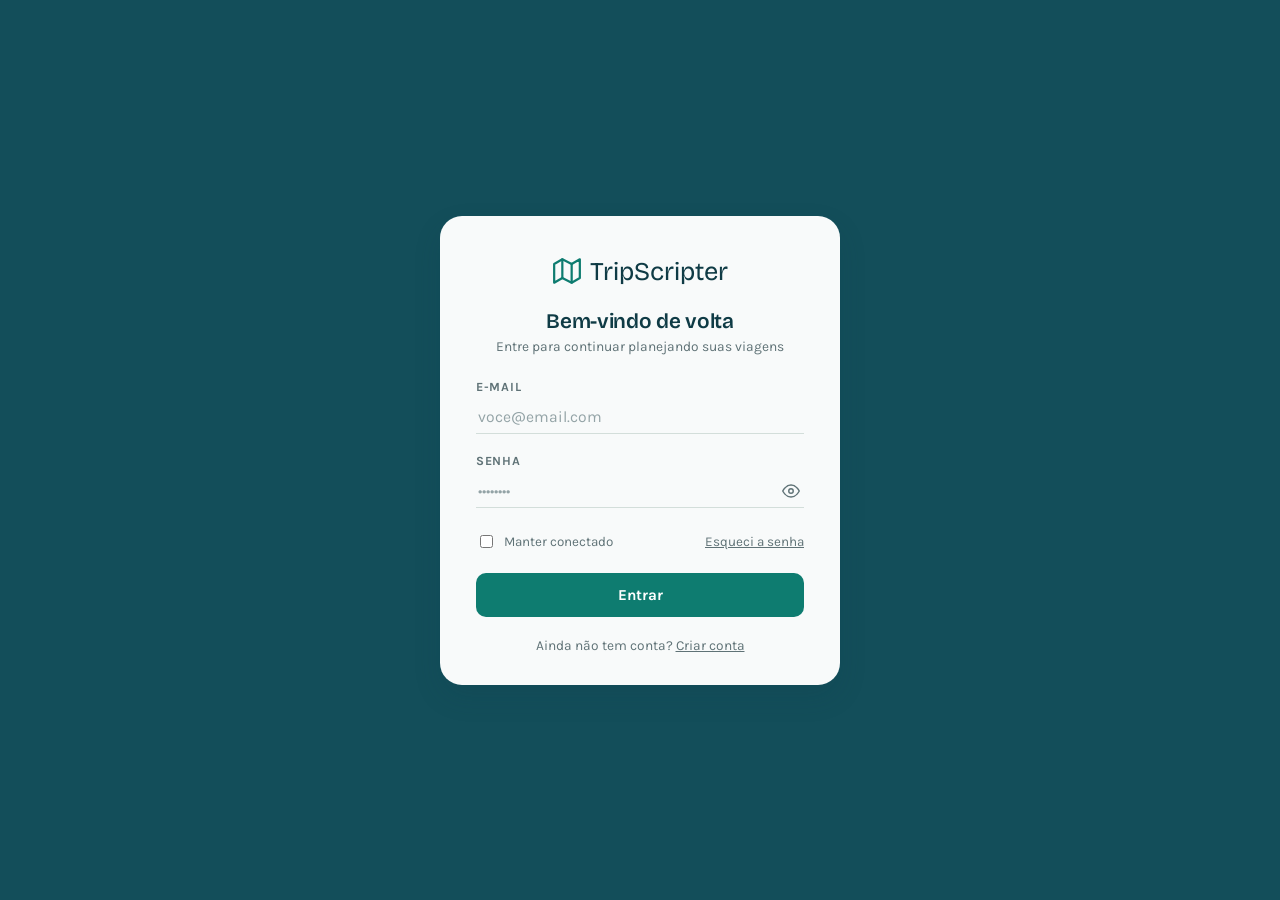
<file: frontend/roteiro.html>
<!DOCTYPE html>
<html lang="pt-BR">
<head>
  <meta charset="UTF-8">
  <meta name="viewport" content="width=device-width, initial-scale=1">
  <title>Roteiro — TripScripter</title>
  <link rel="preconnect" href="https://fonts.googleapis.com">
  <link rel="preconnect" href="https://fonts.gstatic.com" crossorigin>
  <link href="https://fonts.googleapis.com/css2?family=Bricolage+Grotesque:opsz,wght@12..96,500;12..96,600;12..96,700&family=Karla:wght@400;600;700&display=swap" rel="stylesheet">
  <link rel="stylesheet" href="css/estilo.css">
</head>
<body>

<div class="painel">

  <nav class="barra" aria-label="Menu principal">
    <span class="barra__marca">
      <svg viewBox="0 0 24 24" fill="none" stroke="currentColor" stroke-width="1.9"
           stroke-linecap="round" stroke-linejoin="round" aria-hidden="true">
        <path d="M1 6v16l7-4 8 4 7-4V2l-7 4-8-4-7 4z"></path>
        <path d="M8 2v16M16 6v16"></path>
      </svg>
      TripScripter
    </span>

    <div class="barra__perfil">
      <span class="barra__avatar" aria-hidden="true">
        <svg viewBox="0 0 24 24" fill="none" stroke="currentColor" stroke-width="1.9"
             stroke-linecap="round" stroke-linejoin="round">
          <path d="M20 21v-2a4 4 0 0 0-4-4H8a4 4 0 0 0-4 4v2"></path>
          <circle cx="12" cy="7" r="4"></circle>
        </svg>
      </span>
      <span>
        <span class="barra__nome"></span><br>
        <span class="barra__papel"></span>
      </span>
    </div>

    <ul class="barra__menu">
      <li>
        <a class="barra__item" href="viagens.html" aria-current="page">
          <svg viewBox="0 0 24 24" fill="none" stroke="currentColor" stroke-width="1.9"
               stroke-linecap="round" stroke-linejoin="round" aria-hidden="true">
            <path d="M3 9l9-7 9 7v11a2 2 0 0 1-2 2H5a2 2 0 0 1-2-2z"></path>
          </svg>
          <span class="barra__longo">Minhas viagens</span><span class="barra__curto">Viagens</span>
        </a>
      </li>
      <li>
        <a class="barra__item" href="nova-viagem.html">
          <svg viewBox="0 0 24 24" fill="none" stroke="currentColor" stroke-width="1.9"
               stroke-linecap="round" stroke-linejoin="round" aria-hidden="true">
            <path d="M12 5v14M5 12h14"></path>
          </svg>
          <span class="barra__longo">Nova viagem</span><span class="barra__curto">Nova</span>
        </a>
      </li>
      <li>
        <a class="barra__item" href="historico.html">
          <svg viewBox="0 0 24 24" fill="none" stroke="currentColor" stroke-width="1.9"
               stroke-linecap="round" stroke-linejoin="round" aria-hidden="true">
            <path d="M3 3v5h5"></path>
            <path d="M3.05 13A9 9 0 1 0 6 5.3L3 8"></path>
            <path d="M12 7v5l3 2"></path>
          </svg>
          <span class="barra__longo">Histórico</span><span class="barra__curto">Histórico</span>
        </a>
      </li>
      <li>
        <a class="barra__item" href="perfil.html">
          <svg viewBox="0 0 24 24" fill="none" stroke="currentColor" stroke-width="1.9"
               stroke-linecap="round" stroke-linejoin="round" aria-hidden="true">
            <path d="M20 21v-2a4 4 0 0 0-4-4H8a4 4 0 0 0-4 4v2"></path>
            <circle cx="12" cy="7" r="4"></circle>
          </svg>
          <span class="barra__longo">Perfil de viajante</span><span class="barra__curto">Perfil</span>
        </a>
      </li>
    </ul>

    <div class="barra__fim">
      <button type="button" class="barra__sair" data-sair>
        <svg viewBox="0 0 24 24" fill="none" stroke="currentColor" stroke-width="1.9"
             stroke-linecap="round" stroke-linejoin="round" aria-hidden="true">
          <path d="M9 21H5a2 2 0 0 1-2-2V5a2 2 0 0 1 2-2h4M16 17l5-5-5-5M21 12H9"></path>
        </svg>
        <span class="barra__longo">Sair da conta</span><span class="barra__curto">Sair</span>
      </button>
    </div>
  </nav>

  <main class="conteudo">

    <header class="cabecalho">
      <div>
        <h1 id="destinoTitulo">Carregando…</h1>
        <p id="resumoViagem"></p>
      </div>
      <div class="cabecalho__acoes">
        <div class="alternancia" role="group" aria-label="Forma de visualização">
          <span class="alternancia__opcao" aria-current="page">
            <svg viewBox="0 0 24 24" fill="none" stroke="currentColor" stroke-width="1.9"
                 stroke-linecap="round" stroke-linejoin="round" aria-hidden="true">
              <path d="M8 6h13M8 12h13M8 18h13M3 6h.01M3 12h.01M3 18h.01"></path>
            </svg>
            Lista
          </span>
          <a class="alternancia__opcao" href="mapa.html" id="linkMapa">
            <svg viewBox="0 0 24 24" fill="none" stroke="currentColor" stroke-width="1.9"
                 stroke-linecap="round" stroke-linejoin="round" aria-hidden="true">
              <path d="M1 6v16l7-4 8 4 7-4V2l-7 4-8-4-7 4z"></path>
              <path d="M8 2v16M16 6v16"></path>
            </svg>
            Mapa
          </a>
        </div>
        <button class="botao botao--claro" id="btnIncluir" hidden>Adicionar local</button>
        <button class="botao botao--fantasma" id="btnRegerar" hidden>Gerar novamente</button>
      </div>
    </header>

    <!-- Avisos da geração (por exemplo, quando foi usada a reserva) e falhas da API -->
    <div id="avisos" aria-live="polite"></div>

    <!-- Abas de dia: o roteiro é sempre organizado por dia (RQ005) -->
    <div class="dias" role="tablist" aria-label="Dias da viagem" id="abasDias"></div>

    <!-- Formulário de inclusão manual de local (RQ007) -->
    <form class="inclusao" id="formIncluir" hidden style="margin-bottom:26px">
      <div class="inclusao__grade inclusao__grade--categoria">
        <div class="campo" style="margin:0">
          <label class="campo__rotulo" for="novoLocal">Local</label>
          <input class="campo__entrada" id="novoLocal" placeholder="Ex.: Mercado de Aligre" maxlength="150" required>
        </div>
        <div class="campo" style="margin:0">
          <label class="campo__rotulo" for="novaHora">Horário</label>
          <input class="campo__entrada" id="novaHora" type="time" value="15:00">
        </div>
        <div class="campo" style="margin:0">
          <label class="campo__rotulo" for="novaCategoria">Categoria</label>
          <select class="campo__entrada" id="novaCategoria"></select>
        </div>
        <button type="submit" class="botao botao--primario">Incluir no dia</button>
      </div>
    </form>

    <!-- Linha do tempo do dia -->
    <section class="trilha" id="trilha" aria-live="polite">
      <p class="carregando">Carregando o roteiro…</p>
    </section>

  </main>
</div>

<script src="js/comum.js"></script>
<script src="js/api.js"></script>
<script src="js/roteiro.js"></script>
</body>
</html>
</file>
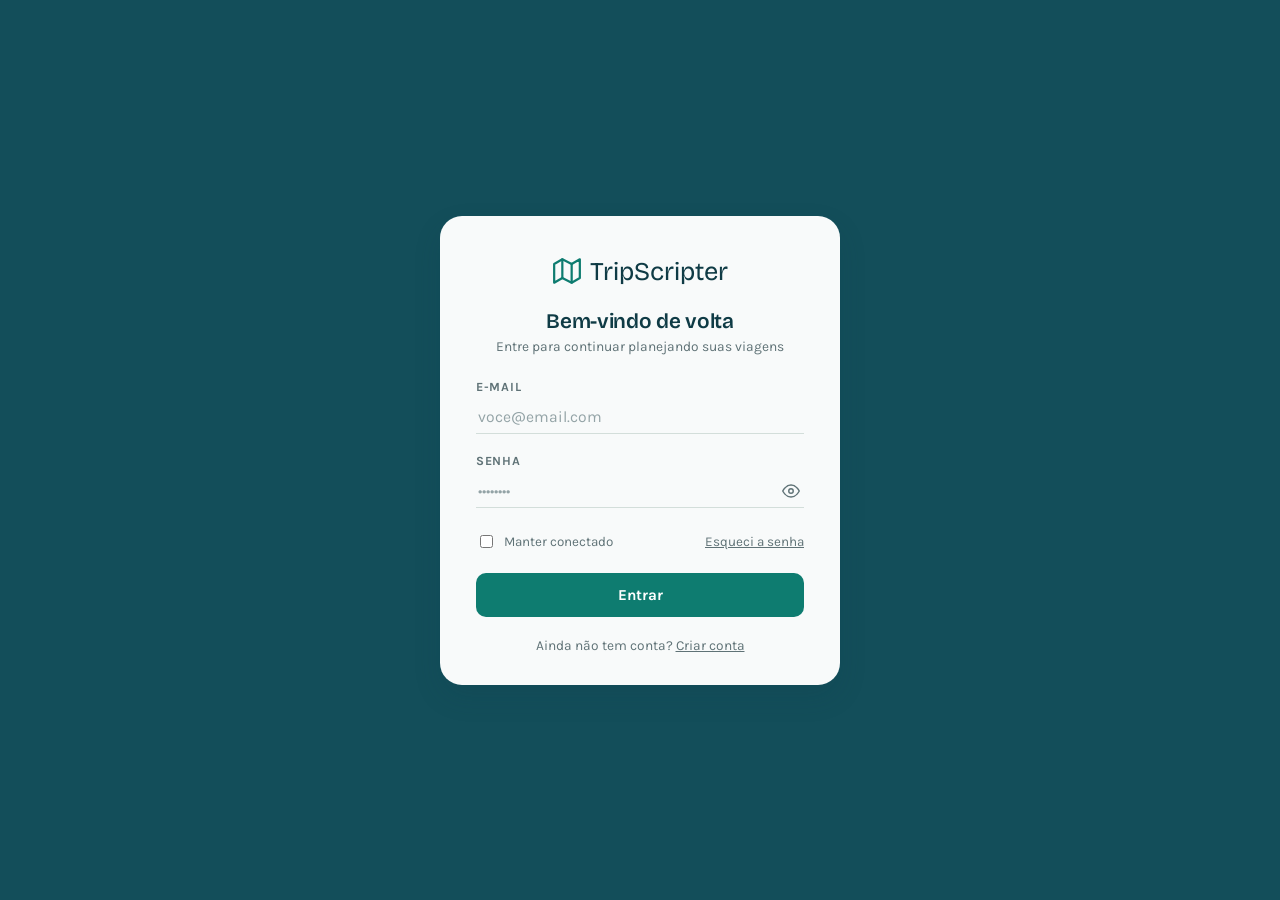
<file: frontend/viagens.html>
<!DOCTYPE html>
<html lang="pt-BR">
<head>
  <meta charset="UTF-8">
  <meta name="viewport" content="width=device-width, initial-scale=1">
  <title>Minhas viagens — TripScripter</title>
  <link rel="preconnect" href="https://fonts.googleapis.com">
  <link rel="preconnect" href="https://fonts.gstatic.com" crossorigin>
  <link href="https://fonts.googleapis.com/css2?family=Bricolage+Grotesque:opsz,wght@12..96,500;12..96,600;12..96,700&family=Karla:wght@400;600;700&display=swap" rel="stylesheet">
  <link rel="stylesheet" href="css/estilo.css">
</head>
<body>

<div class="painel">

  <!-- ============ Barra lateral ============ -->
  <nav class="barra" aria-label="Menu principal">
    <span class="barra__marca">
      <svg viewBox="0 0 24 24" fill="none" stroke="currentColor" stroke-width="1.9"
           stroke-linecap="round" stroke-linejoin="round" aria-hidden="true">
        <path d="M1 6v16l7-4 8 4 7-4V2l-7 4-8-4-7 4z"></path>
        <path d="M8 2v16M16 6v16"></path>
      </svg>
      TripScripter
    </span>

    <div class="barra__perfil">
      <span class="barra__avatar" aria-hidden="true">
        <svg viewBox="0 0 24 24" fill="none" stroke="currentColor" stroke-width="1.9"
             stroke-linecap="round" stroke-linejoin="round">
          <path d="M20 21v-2a4 4 0 0 0-4-4H8a4 4 0 0 0-4 4v2"></path>
          <circle cx="12" cy="7" r="4"></circle>
        </svg>
      </span>
      <span>
        <span class="barra__nome"></span><br>
        <span class="barra__papel"></span>
      </span>
    </div>

    <ul class="barra__menu">
      <li>
        <a class="barra__item" href="viagens.html" aria-current="page">
          <svg viewBox="0 0 24 24" fill="none" stroke="currentColor" stroke-width="1.9"
               stroke-linecap="round" stroke-linejoin="round" aria-hidden="true">
            <path d="M3 9l9-7 9 7v11a2 2 0 0 1-2 2H5a2 2 0 0 1-2-2z"></path>
          </svg>
          <span class="barra__longo">Minhas viagens</span><span class="barra__curto">Viagens</span>
        </a>
      </li>
      <li>
        <a class="barra__item" href="nova-viagem.html">
          <svg viewBox="0 0 24 24" fill="none" stroke="currentColor" stroke-width="1.9"
               stroke-linecap="round" stroke-linejoin="round" aria-hidden="true">
            <path d="M12 5v14M5 12h14"></path>
          </svg>
          <span class="barra__longo">Nova viagem</span><span class="barra__curto">Nova</span>
        </a>
      </li>
      <li>
        <a class="barra__item" href="historico.html">
          <svg viewBox="0 0 24 24" fill="none" stroke="currentColor" stroke-width="1.9"
               stroke-linecap="round" stroke-linejoin="round" aria-hidden="true">
            <path d="M3 3v5h5"></path>
            <path d="M3.05 13A9 9 0 1 0 6 5.3L3 8"></path>
            <path d="M12 7v5l3 2"></path>
          </svg>
          <span class="barra__longo">Histórico</span><span class="barra__curto">Histórico</span>
        </a>
      </li>
      <li>
        <a class="barra__item" href="perfil.html">
          <svg viewBox="0 0 24 24" fill="none" stroke="currentColor" stroke-width="1.9"
               stroke-linecap="round" stroke-linejoin="round" aria-hidden="true">
            <path d="M20 21v-2a4 4 0 0 0-4-4H8a4 4 0 0 0-4 4v2"></path>
            <circle cx="12" cy="7" r="4"></circle>
          </svg>
          <span class="barra__longo">Perfil de viajante</span><span class="barra__curto">Perfil</span>
        </a>
      </li>
    </ul>

    <div class="barra__fim">
      <button type="button" class="barra__sair" data-sair>
        <svg viewBox="0 0 24 24" fill="none" stroke="currentColor" stroke-width="1.9"
             stroke-linecap="round" stroke-linejoin="round" aria-hidden="true">
          <path d="M9 21H5a2 2 0 0 1-2-2V5a2 2 0 0 1 2-2h4M16 17l5-5-5-5M21 12H9"></path>
        </svg>
        <span class="barra__longo">Sair da conta</span><span class="barra__curto">Sair</span>
      </button>
    </div>
  </nav>

  <!-- ============ Conteúdo ============ -->
  <main class="conteudo">

    <header class="cabecalho">
      <div>
        <h1>Minhas viagens</h1>
        <p id="resumoLista">Gerencie e planeje suas próximas aventuras.</p>
      </div>
      <a class="botao botao--primario" href="nova-viagem.html">
        <svg viewBox="0 0 24 24" width="16" height="16" fill="none" stroke="currentColor"
             stroke-width="2.2" stroke-linecap="round" aria-hidden="true">
          <path d="M12 5v14M5 12h14"></path>
        </svg>
        Nova viagem
      </a>
    </header>

    <!-- Preenchido por js/viagens.js com GET /api/viagens/ -->
    <div id="listaViagens" aria-live="polite">
      <p class="carregando">Carregando suas viagens…</p>
    </div>
  </main>
</div>

<script src="js/comum.js"></script>
<script src="js/api.js"></script>
<script src="js/viagens.js"></script>
</body>
</html>
</file>
<file: frontend/css/estilo.css>
/* =========================================================================
   TripScripter — folha de estilos principal
   Paleta derivada do protótipo de alta fidelidade (Figma), na versão sem
   cor quente: a identidade de viagem vem das fotos de destino.
   ========================================================================= */

:root {
  /* Cores */
  --verde-profundo: #134e5a;
  --verde: #0e7c70;
  --verde-claro: #8fbdb5;
  --verde-vidro: rgba(255, 255, 255, 0.12);
  --casca: #eff3f1;
  --casca-clara: #f8fafa;
  /* --areia manteve o nome, mas deixou de ser um tom quente: renomeá-la
     obrigaria a alterar dezenas de linhas sem ganho. */
  --areia: #b8cfc9;
  --tinta: #0f3b45;
  --tinta-suave: #5f7276;
  --linha: #d3deda;
  --perigo: #a8443b;

  /* Tipografia */
  --display: "Bricolage Grotesque", "Trebuchet MS", sans-serif;
  --corpo: "Karla", "Segoe UI", system-ui, sans-serif;

  /* Medidas */
  --raio: 14px;
  --raio-g: 22px;
  --barra: 244px;
  --sombra: 0 12px 28px rgba(15, 59, 69, 0.14);
}

* { box-sizing: border-box; }

html, body { height: 100%; }

body {
  margin: 0;
  font-family: var(--corpo);
  color: var(--tinta);
  background: var(--casca);
  -webkit-font-smoothing: antialiased;
}

h1, h2, h3 {
  font-family: var(--display);
  font-weight: 600;
  letter-spacing: -0.015em;
  margin: 0;
}

a { color: inherit; }

/* Acessibilidade: foco sempre visível. Usa --verde porque o tom de apoio
   (--areia) é claro demais para servir de indicador de foco. */
:focus-visible {
  outline: 3px solid var(--verde);
  outline-offset: 3px;
  border-radius: 6px;
}

@media (prefers-reduced-motion: reduce) {
  * { animation: none !important; transition: none !important; }
}

/* =========================================================================
   1. TELA DE ACESSO (index.html)
   ========================================================================= */

.acesso {
  min-height: 100%;
  display: grid;
  place-items: center;
  padding: 32px 20px;
  background:
    radial-gradient(120% 90% at 15% 0%, #1a6070 0%, transparent 60%),
    var(--verde-profundo);
}

.acesso__cartao {
  width: 100%;
  max-width: 400px;
  background: var(--casca-clara);
  border-radius: var(--raio-g);
  padding: 40px 36px 32px;
  box-shadow: var(--sombra);
}

.acesso__marca {
  font-family: var(--display);
  font-size: 1.6rem;
  text-align: center;
  margin: 0 0 4px;
}

.acesso__linha-fina {
  text-align: center;
  font-size: 0.86rem;
  color: var(--tinta-suave);
  margin: 0 0 26px;
}

.acesso__avatar {
  width: 74px;
  height: 74px;
  margin: 0 auto 26px;
  border-radius: 50%;
  background: var(--areia);
  display: grid;
  place-items: center;
}

.acesso__avatar svg { width: 34px; height: 34px; color: var(--verde-profundo); }

.campo { margin-bottom: 20px; }

.campo__rotulo {
  display: block;
  font-size: 0.78rem;
  font-weight: 700;
  letter-spacing: 0.06em;
  text-transform: uppercase;
  color: var(--tinta-suave);
  margin-bottom: 7px;
}

.campo__entrada {
  width: 100%;
  border: 0;
  border-bottom: 1.5px solid var(--linha);
  background: transparent;
  font-family: var(--corpo);
  font-size: 0.98rem;
  color: var(--tinta);
  padding: 7px 2px;
  transition: border-color 0.18s ease;
}

.campo__entrada::placeholder { color: #93a3a6; }
.campo__entrada:focus { outline: none; border-bottom-color: var(--verde); }

.acesso__opcoes {
  display: flex;
  align-items: center;
  justify-content: space-between;
  font-size: 0.84rem;
  margin: 24px 0 22px;
  color: var(--tinta-suave);
}

.acesso__lembrar { display: flex; align-items: center; gap: 8px; }
.acesso__lembrar input { accent-color: var(--verde); }

.botao {
  display: inline-flex;
  align-items: center;
  justify-content: center;
  gap: 8px;
  font-family: var(--corpo);
  font-size: 0.95rem;
  font-weight: 700;
  border: 0;
  border-radius: 10px;
  padding: 13px 22px;
  cursor: pointer;
  text-decoration: none;
  transition: background-color 0.18s ease, transform 0.12s ease;
}

.botao--cheio { width: 100%; }

.botao--primario { background: var(--verde); color: #fff; }
.botao--primario:hover { background: var(--verde-profundo); }
.botao--primario:active { transform: translateY(1px); }

.botao--claro {
  background: var(--casca-clara);
  color: var(--verde-profundo);
  border: 1px solid var(--linha);
}
.botao--claro:hover { background: #fff; }

.botao--fantasma {
  background: transparent;
  color: var(--tinta-suave);
  border: 1px solid var(--linha);
  font-weight: 600;
  font-size: 0.82rem;
  padding: 8px 14px;
}
.botao--fantasma:hover { border-color: var(--verde-claro); color: var(--verde-profundo); }

.acesso__rodape {
  text-align: center;
  font-size: 0.86rem;
  margin: 20px 0 0;
  color: var(--tinta-suave);
}

.aviso {
  display: none;
  background: #f6e4e2;
  color: var(--perigo);
  border-radius: 9px;
  font-size: 0.85rem;
  padding: 10px 13px;
  margin-bottom: 20px;
}

.aviso.esta-visivel { display: block; }

/* =========================================================================
   2. ESTRUTURA INTERNA (viagens.html e roteiro.html)
   ========================================================================= */

.painel {
  display: grid;
  grid-template-columns: var(--barra) 1fr;
  min-height: 100vh;
}

.barra {
  background: var(--verde-profundo);
  color: var(--casca-clara);
  padding: 26px 20px;
  display: flex;
  flex-direction: column;
  gap: 30px;
}

.barra__marca {
  font-family: var(--display);
  font-size: 1.22rem;
  color: #fff;
}

.barra__perfil {
  display: flex;
  align-items: center;
  gap: 11px;
  font-size: 0.86rem;
}

.barra__avatar {
  width: 38px;
  height: 38px;
  border-radius: 50%;
  background: var(--areia);
  display: grid;
  place-items: center;
  flex-shrink: 0;
}

.barra__avatar svg { width: 19px; height: 19px; color: var(--verde-profundo); }

.barra__nome { font-weight: 700; }
.barra__papel { color: var(--verde-claro); font-size: 0.78rem; }

.barra__menu { list-style: none; margin: 0; padding: 0; display: grid; gap: 5px; }

.barra__item {
  display: flex;
  align-items: center;
  gap: 10px;
  padding: 10px 12px;
  border-radius: 10px;
  text-decoration: none;
  font-size: 0.9rem;
  color: rgba(255, 255, 255, 0.82);
  transition: background-color 0.16s ease;
}

.barra__item:hover { background: var(--verde-vidro); color: #fff; }
.barra__item[aria-current="page"] { background: var(--verde); color: #fff; font-weight: 700; }
.barra__item svg { width: 17px; height: 17px; flex-shrink: 0; }

.barra__fim { margin-top: auto; font-size: 0.82rem; }
.barra__fim a { color: var(--verde-claro); text-decoration: none; }
.barra__fim a:hover { color: #fff; }

.conteudo { padding: 38px 44px 60px; max-width: 1120px; }

.cabecalho {
  display: flex;
  align-items: flex-end;
  justify-content: space-between;
  gap: 20px;
  flex-wrap: wrap;
  margin-bottom: 30px;
}

.cabecalho h1 { font-size: 2rem; }
.cabecalho p { margin: 5px 0 0; color: var(--tinta-suave); font-size: 0.92rem; }

/* =========================================================================
   3. LISTA DE VIAGENS
   ========================================================================= */

.viagens {
  list-style: none;
  margin: 0;
  padding: 0;
  display: grid;
  gap: 22px;
  grid-template-columns: repeat(auto-fill, minmax(258px, 1fr));
}

.viagem {
  background: var(--casca-clara);
  border: 1px solid var(--linha);
  border-radius: var(--raio-g);
  overflow: hidden;
  display: flex;
  flex-direction: column;
  transition: transform 0.16s ease, box-shadow 0.16s ease;
}

.viagem:hover { transform: translateY(-3px); box-shadow: var(--sombra); }

.viagem__capa {
  height: 128px;
  background: linear-gradient(150deg, var(--verde) 0%, var(--verde-profundo) 100%);
  display: grid;
  place-items: center;
}

.viagem__capa svg { width: 40px; height: 40px; color: rgba(255, 255, 255, 0.9); }

.viagem__corpo { padding: 17px 19px 20px; display: grid; gap: 7px; }
.viagem__destino { font-family: var(--display); font-size: 1.12rem; }

.viagem__dado {
  display: flex;
  align-items: center;
  gap: 7px;
  font-size: 0.84rem;
  color: var(--tinta-suave);
}

.viagem__dado svg { width: 14px; height: 14px; }

.etiqueta {
  justify-self: start;
  align-self: start;
  margin-top: 5px;
  font-size: 0.72rem;
  font-weight: 700;
  letter-spacing: 0.04em;
  padding: 4px 11px;
  border-radius: 999px;
  background: var(--areia);
  color: var(--verde-profundo);
}

.etiqueta--planejando { background: #dbe7e4; color: var(--verde-profundo); }

/* =========================================================================
   4. ROTEIRO — linha do tempo do dia (elemento central da tela)
   ========================================================================= */

.dias {
  display: flex;
  gap: 8px;
  flex-wrap: wrap;
  border-bottom: 1px solid var(--linha);
  padding-bottom: 14px;
  margin-bottom: 30px;
}

.dia-aba {
  font-family: var(--corpo);
  font-size: 0.86rem;
  font-weight: 700;
  background: transparent;
  border: 1px solid var(--linha);
  border-radius: 999px;
  padding: 8px 17px;
  cursor: pointer;
  color: var(--tinta-suave);
  transition: all 0.16s ease;
}

.dia-aba:hover { border-color: var(--verde-claro); color: var(--verde-profundo); }
.dia-aba[aria-selected="true"] { background: var(--verde-profundo); border-color: var(--verde-profundo); color: #fff; }

.trilha { position: relative; padding-left: 84px; }

.trilha::before {
  content: "";
  position: absolute;
  left: 63px;
  top: 10px;
  bottom: 10px;
  width: 2px;
  background: var(--linha);
}

.parada { position: relative; margin-bottom: 20px; }

.parada__hora {
  position: absolute;
  left: -84px;
  top: 16px;
  width: 52px;
  text-align: right;
  font-size: 0.82rem;
  font-weight: 700;
  color: var(--verde-profundo);
  font-variant-numeric: tabular-nums;
}

.parada::before {
  content: "";
  position: absolute;
  left: -26px;
  top: 22px;
  width: 11px;
  height: 11px;
  border-radius: 50%;
  background: var(--casca);
  border: 2.5px solid var(--verde);
}

.parada__cartao {
  background: var(--casca-clara);
  border: 1px solid var(--linha);
  border-radius: var(--raio);
  padding: 16px 18px;
}

.parada__topo {
  display: flex;
  align-items: baseline;
  justify-content: space-between;
  gap: 14px;
  flex-wrap: wrap;
}

.parada__nome { font-family: var(--display); font-size: 1.04rem; }

.parada__meta {
  font-size: 0.8rem;
  color: var(--tinta-suave);
  display: flex;
  gap: 14px;
  flex-wrap: wrap;
  margin-top: 5px;
}

.parada__acoes { display: flex; gap: 8px; margin-top: 13px; flex-wrap: wrap; }

.parada__nota {
  margin-top: 12px;
  border-left: 3px solid var(--areia);
  background: #f1f6f5;
  padding: 9px 12px;
  border-radius: 0 8px 8px 0;
  font-size: 0.86rem;
  color: var(--tinta-suave);
}

.parada__nota strong {
  display: block;
  font-size: 0.7rem;
  letter-spacing: 0.07em;
  text-transform: uppercase;
  color: var(--verde);
  margin-bottom: 3px;
}

/* Formulário de inclusão manual de local */
.inclusao {
  margin-top: 6px;
  background: var(--casca-clara);
  border: 1px dashed var(--verde-claro);
  border-radius: var(--raio);
  padding: 18px;
}

.inclusao__grade {
  display: grid;
  gap: 14px;
  grid-template-columns: 2fr 1fr auto;
  align-items: end;
}

.vazio {
  border: 1px dashed var(--linha);
  border-radius: var(--raio);
  padding: 30px;
  text-align: center;
  color: var(--tinta-suave);
  font-size: 0.9rem;
}

/* =========================================================================
   5. RESPONSIVO
   ========================================================================= */

@media (max-width: 860px) {
  .painel { grid-template-columns: 1fr; }

  .barra {
    flex-direction: row;
    align-items: center;
    gap: 18px;
    padding: 14px 18px;
    flex-wrap: wrap;
  }

  .barra__menu { display: flex; gap: 6px; }
  .barra__fim { margin-top: 0; margin-left: auto; }
  .barra__perfil { order: 3; }

  .conteudo { padding: 26px 20px 48px; }
  .cabecalho h1 { font-size: 1.6rem; }

  .trilha { padding-left: 56px; }
  .trilha::before { left: 39px; }
  .parada__hora { left: -56px; width: 34px; font-size: 0.76rem; }
  .parada::before { left: -22px; }

  .inclusao__grade { grid-template-columns: 1fr; }
}

/* =========================================================================
   6. ASSISTENTE DE NOVA VIAGEM (nova-viagem.html)
   Fluxo em três passos: informações básicas, preferências e revisão.
   Reaproveita .campo, .botao, .etiqueta e a paleta já definidos acima.
   ========================================================================= */

.assistente { max-width: 720px; }

/* --- barra de progresso ------------------------------------------------- */

.progresso { margin-bottom: 34px; }

.progresso__trilho {
  height: 6px;
  background: var(--linha);
  border-radius: 999px;
  overflow: hidden;
}

.progresso__preenchido {
  height: 100%;
  width: 33%;
  background: var(--verde);
  border-radius: 999px;
  transition: width 0.3s ease;
}

.progresso__texto {
  display: flex;
  justify-content: space-between;
  font-size: 0.82rem;
  color: var(--tinta-suave);
  margin-top: 9px;
}

.progresso__passo { font-weight: 700; color: var(--verde-profundo); }

/* --- passos -------------------------------------------------------------- */

.passo { display: none; }
.passo[data-ativo="true"] { display: block; }

.passo__titulo { font-size: 1.5rem; margin-bottom: 6px; }

.passo__ajuda {
  color: var(--tinta-suave);
  font-size: 0.92rem;
  margin: 0 0 26px;
  max-width: 52ch;
}

.passo__dupla {
  display: grid;
  grid-template-columns: 1fr 1fr;
  gap: 18px;
}

.passo__navegacao {
  display: flex;
  gap: 12px;
  justify-content: flex-end;
  margin-top: 32px;
  padding-top: 22px;
  border-top: 1px solid var(--linha);
}

.passo__navegacao .botao--fantasma { margin-right: auto; }

/* --- campos com moldura (o assistente pede mais destaque que o login) ---- */

.campo__caixa {
  width: 100%;
  border: 1px solid var(--linha);
  border-radius: var(--raio);
  background: var(--casca-clara);
  font-family: var(--corpo);
  font-size: 0.98rem;
  color: var(--tinta);
  padding: 12px 14px;
  transition: border-color 0.18s ease;
}

.campo__caixa:hover { border-color: var(--verde-claro); }
.campo__caixa:focus { outline: none; border-color: var(--verde); }

.campo__erro {
  display: none;
  color: var(--perigo);
  font-size: 0.84rem;
  margin: 7px 0 0;
}

.campo__erro.esta-visivel { display: block; }

.campo--invalido .campo__caixa { border-color: var(--perigo); }

.duracao {
  font-size: 0.88rem;
  color: var(--verde-profundo);
  font-weight: 700;
  margin: 12px 0 0;
  min-height: 1.4em;
}

/* --- preferências como etiquetas clicáveis ------------------------------- */

.interesses {
  display: flex;
  flex-wrap: wrap;
  gap: 10px;
  margin: 0;
  padding: 0;
  border: 0;
}

.interesse input {
  position: absolute;
  opacity: 0;
  width: 1px;
  height: 1px;
}

.interesse span {
  display: inline-block;
  padding: 9px 17px;
  background: var(--casca-clara);
  border: 1px solid var(--linha);
  border-radius: 999px;
  font-size: 0.9rem;
  color: var(--tinta-suave);
  cursor: pointer;
  transition: all 0.16s ease;
}

.interesse span:hover { border-color: var(--verde-claro); color: var(--verde-profundo); }

.interesse input:checked + span {
  background: var(--verde);
  border-color: var(--verde);
  color: #fff;
  font-weight: 700;
}

.interesse input:focus-visible + span {
  outline: 3px solid var(--verde);
  outline-offset: 3px;
}

/* --- revisão ------------------------------------------------------------- */

.revisao {
  list-style: none;
  margin: 0;
  padding: 0;
  background: var(--casca-clara);
  border: 1px solid var(--linha);
  border-radius: var(--raio-g);
  overflow: hidden;
}

.revisao li {
  display: flex;
  justify-content: space-between;
  gap: 20px;
  padding: 15px 20px;
  border-bottom: 1px solid var(--linha);
  font-size: 0.94rem;
}

.revisao li:last-child { border-bottom: 0; }

.revisao dt, .revisao__rotulo {
  color: var(--tinta-suave);
  font-size: 0.78rem;
  font-weight: 700;
  letter-spacing: 0.06em;
  text-transform: uppercase;
  flex-shrink: 0;
}

.revisao__valor { text-align: right; font-weight: 600; }

/* --- geração simulada ---------------------------------------------------- */

.geracao { display: none; }
.geracao[data-ativo="true"] { display: block; }

.geracao__cartao {
  background: var(--casca-clara);
  border: 1px solid var(--linha);
  border-radius: var(--raio-g);
  padding: 30px;
}

.geracao__etapas { list-style: none; margin: 22px 0 0; padding: 0; }

.geracao__etapas li {
  position: relative;
  padding: 9px 0 9px 32px;
  color: var(--tinta-suave);
  font-size: 0.94rem;
  transition: color 0.25s ease;
}

.geracao__etapas li::before {
  content: "";
  position: absolute;
  left: 4px;
  top: 15px;
  width: 11px;
  height: 11px;
  border-radius: 50%;
  background: var(--linha);
  transition: background-color 0.25s ease;
}

.geracao__etapas li[data-feito="true"] { color: var(--tinta); font-weight: 600; }
.geracao__etapas li[data-feito="true"]::before { background: var(--verde); }

.geracao__acoes { display: flex; gap: 12px; margin-top: 26px; flex-wrap: wrap; }

/* --- responsivo ---------------------------------------------------------- */

@media (max-width: 860px) {
  .passo__dupla { grid-template-columns: 1fr; }

  .passo__navegacao {
    flex-direction: column-reverse;
  }

  .passo__navegacao .botao { width: 100%; }
  .passo__navegacao .botao--fantasma { margin-right: 0; }

  .revisao li { flex-direction: column; gap: 5px; }
  .revisao__valor { text-align: left; }
}

/* =========================================================================
   7. CADASTRO (cadastro.html) — RQ001
   Reaproveita o cartão da tela de acesso, com campos extras,
   indicador de força da senha e conferência das duas senhas.
   ========================================================================= */

.acesso__cartao--largo { max-width: 452px; }

.campo__linha { position: relative; }

.campo__linha .campo__entrada { padding-right: 34px; }

.campo__olho {
  position: absolute;
  right: 0;
  top: 50%;
  transform: translateY(-50%);
  background: none;
  border: 0;
  padding: 4px;
  cursor: pointer;
  color: var(--tinta-suave);
  line-height: 0;
}

.campo__olho:hover { color: var(--verde-profundo); }
.campo__olho svg { width: 18px; height: 18px; }

/* --- medidor de força da senha ------------------------------------------ */

.forca { margin-top: 10px; }

.forca__trilho {
  height: 5px;
  background: var(--linha);
  border-radius: 999px;
  overflow: hidden;
}

.forca__barra {
  height: 100%;
  width: 0;
  border-radius: 999px;
  background: var(--perigo);
  transition: width 0.3s ease, background-color 0.3s ease;
}

.forca[data-nivel="1"] .forca__barra { width: 33%;  background: var(--perigo); }
.forca[data-nivel="2"] .forca__barra { width: 66%;  background: #c08a2e; }
.forca[data-nivel="3"] .forca__barra { width: 100%; background: var(--verde); }

.forca__texto {
  display: flex;
  justify-content: space-between;
  gap: 12px;
  font-size: 0.78rem;
  color: var(--tinta-suave);
  margin-top: 6px;
}

.forca__rotulo { font-weight: 700; }
.forca[data-nivel="1"] .forca__rotulo { color: var(--perigo); }
.forca[data-nivel="2"] .forca__rotulo { color: #c08a2e; }
.forca[data-nivel="3"] .forca__rotulo { color: var(--verde); }

/* --- conferência das senhas --------------------------------------------- */

.conferencia {
  display: none;
  align-items: center;
  gap: 6px;
  font-size: 0.8rem;
  font-weight: 600;
  margin-top: 8px;
}

.conferencia.esta-visivel { display: flex; }
.conferencia svg { width: 14px; height: 14px; flex-shrink: 0; }
.conferencia[data-confere="true"] { color: var(--verde); }
.conferencia[data-confere="false"] { color: var(--perigo); }

/* --- aceite dos termos --------------------------------------------------- */

.termos {
  display: flex;
  align-items: flex-start;
  gap: 9px;
  font-size: 0.84rem;
  color: var(--tinta-suave);
  margin: 22px 0;
  cursor: pointer;
}

.termos input { accent-color: var(--verde); margin-top: 3px; flex-shrink: 0; }
.termos a { color: var(--verde); font-weight: 600; }

.botao:disabled { opacity: 0.5; cursor: not-allowed; }
.botao:disabled:hover { background: var(--verde); }

/* =========================================================================
   8. ROTEIRO EM MAPA (mapa.html) — RQ006
   Mapa Leaflet com blocos do OpenStreetMap, marcadores numerados por
   ordem de visita e lista lateral sincronizada com o mapa.
   ========================================================================= */

.alternancia {
  display: inline-flex;
  gap: 4px;
  background: var(--casca-clara);
  border: 1px solid var(--linha);
  border-radius: 999px;
  padding: 4px;
}

.alternancia__opcao {
  display: inline-flex;
  align-items: center;
  gap: 7px;
  border: 0;
  background: transparent;
  border-radius: 999px;
  padding: 7px 15px;
  font-family: var(--corpo);
  font-size: 0.86rem;
  font-weight: 700;
  color: var(--tinta-suave);
  cursor: pointer;
  text-decoration: none;
  transition: all 0.16s ease;
}

.alternancia__opcao svg { width: 15px; height: 15px; }
.alternancia__opcao:hover { color: var(--verde-profundo); }

.alternancia__opcao[aria-current="page"] {
  background: var(--verde-profundo);
  color: #fff;
}

.mapa-area {
  display: grid;
  grid-template-columns: 1fr 300px;
  gap: 20px;
  align-items: start;
}

#mapa {
  height: 460px;
  border-radius: var(--raio-g);
  border: 1px solid var(--linha);
  overflow: hidden;
  background: var(--casca-clara);
  z-index: 0;
}

.paradas-mapa {
  list-style: none;
  margin: 0;
  padding: 0;
  display: grid;
  gap: 9px;
  max-height: 460px;
  overflow-y: auto;
}

.parada-mapa {
  display: flex;
  align-items: flex-start;
  gap: 12px;
  width: 100%;
  text-align: left;
  background: var(--casca-clara);
  border: 1px solid var(--linha);
  border-radius: var(--raio);
  padding: 12px 14px;
  font-family: var(--corpo);
  cursor: pointer;
  transition: border-color 0.16s ease, background-color 0.16s ease;
}

.parada-mapa:hover { border-color: var(--verde-claro); }

.parada-mapa[aria-current="true"] {
  border-color: var(--verde);
  background: #e8f1ef;
}

.parada-mapa__numero {
  display: inline-flex;
  align-items: center;
  justify-content: center;
  width: 25px;
  height: 25px;
  border-radius: 50%;
  background: var(--verde);
  color: #fff;
  font-size: 0.78rem;
  font-weight: 700;
  flex-shrink: 0;
}

.parada-mapa__texto { min-width: 0; }

.parada-mapa__nome {
  display: block;
  font-weight: 700;
  font-size: 0.9rem;
  line-height: 1.3;
}

.parada-mapa__meta {
  display: block;
  font-size: 0.78rem;
  color: var(--tinta-suave);
  margin-top: 2px;
}

.mapa-ajuda {
  font-size: 0.84rem;
  color: var(--tinta-suave);
  margin-top: 18px;
}

/* Marcador numerado desenhado em SVG, sem dependência de imagem externa */
.marcador-numero {
  display: grid;
  place-items: center;
  width: 30px;
  height: 30px;
  border-radius: 50%;
  background: var(--verde);
  color: #fff;
  font-family: var(--corpo);
  font-size: 0.82rem;
  font-weight: 700;
  border: 2.5px solid #fff;
  box-shadow: 0 2px 6px rgba(15, 59, 69, 0.35);
}

.leaflet-popup-content { font-family: var(--corpo); margin: 12px 14px; }
.leaflet-popup-content strong { font-family: var(--display); font-size: 0.98rem; }

.popup-meta {
  font-size: 0.8rem;
  color: var(--tinta-suave);
  margin-top: 5px;
  display: flex;
  gap: 12px;
  flex-wrap: wrap;
}

/* =========================================================================
   9. HISTÓRICO DE VIAGENS (historico.html) — RQ011
   Resumo em números, busca por destino ou interesse e viagens
   agrupadas por ano.
   ========================================================================= */

.resumo {
  display: grid;
  grid-template-columns: repeat(3, 1fr);
  gap: 18px;
  margin-bottom: 30px;
}

.resumo__item {
  background: var(--casca-clara);
  border: 1px solid var(--linha);
  border-radius: var(--raio-g);
  padding: 22px 18px;
  text-align: center;
}

.resumo__item svg {
  width: 20px;
  height: 20px;
  color: var(--verde);
  margin-bottom: 9px;
}

.resumo__numero {
  font-family: var(--display);
  font-size: 2rem;
  font-weight: 700;
  line-height: 1;
  color: var(--verde-profundo);
}

.resumo__rotulo {
  font-size: 0.78rem;
  color: var(--tinta-suave);
  margin-top: 7px;
}

.busca { position: relative; margin-bottom: 32px; }

.busca svg {
  position: absolute;
  left: 16px;
  top: 50%;
  transform: translateY(-50%);
  width: 17px;
  height: 17px;
  color: var(--tinta-suave);
  pointer-events: none;
}

.busca__campo {
  width: 100%;
  border: 1px solid var(--linha);
  border-radius: 999px;
  background: var(--casca-clara);
  font-family: var(--corpo);
  font-size: 0.95rem;
  color: var(--tinta);
  padding: 13px 18px 13px 44px;
  transition: border-color 0.18s ease;
}

.busca__campo:hover { border-color: var(--verde-claro); }
.busca__campo:focus { outline: none; border-color: var(--verde); }

.ano { margin-bottom: 36px; }

.ano__titulo {
  display: flex;
  align-items: center;
  gap: 16px;
  margin-bottom: 18px;
}

.ano__titulo h2 { font-size: 1.3rem; flex-shrink: 0; }
.ano__titulo::after { content: ""; height: 1px; background: var(--linha); flex: 1; }

.viagem__interesses {
  display: flex;
  flex-wrap: wrap;
  gap: 6px;
  margin-top: 4px;
}

.interesse-etiqueta {
  font-size: 0.72rem;
  padding: 3px 10px;
  border-radius: 999px;
  background: var(--sage-fundo, #e4ecea);
  color: var(--tinta-suave);
}

.viagem__acoes { display: flex; gap: 8px; margin-top: 12px; flex-wrap: wrap; }
.viagem__acoes .botao {
  font-size: 0.82rem;
  padding: 10px 13px;
  white-space: nowrap;
}

.viagem__acoes .botao--claro { flex: 1; }

.vazio-busca {
  border: 1px dashed var(--linha);
  border-radius: var(--raio-g);
  padding: 44px 24px;
  text-align: center;
  color: var(--tinta-suave);
  font-size: 0.92rem;
}

/* =========================================================================
   10. RESPONSIVO DAS TELAS 7 A 9
   ========================================================================= */

@media (max-width: 860px) {
  .mapa-area { grid-template-columns: 1fr; }
  #mapa { height: 340px; }
  .paradas-mapa { max-height: none; }

  .resumo { grid-template-columns: 1fr; gap: 12px; }
  .resumo__item { display: flex; align-items: center; gap: 14px; text-align: left; padding: 16px 18px; }
  .resumo__item svg { margin-bottom: 0; }
  .resumo__rotulo { margin-top: 2px; }

  .viagem__acoes { flex-direction: column; }
}

/* =========================================================================
   11. AVISO DE CONTEÚDO DEMONSTRATIVO
   Exibido quando o destino pedido ainda não tem roteiro gerado, já que a
   geração automática por inteligência artificial (RQ004) está prevista
   para a Sprint 3.
   ========================================================================= */

.demonstrativo {
  display: flex;
  align-items: flex-start;
  gap: 12px;
  background: #f1f6f5;
  border: 1px solid var(--areia);
  border-left: 4px solid var(--areia);
  border-radius: 0 var(--raio) var(--raio) 0;
  padding: 14px 18px;
  margin-bottom: 26px;
  font-size: 0.88rem;
  color: var(--tinta-suave);
  line-height: 1.5;
}

.demonstrativo svg {
  width: 18px;
  height: 18px;
  color: var(--verde);
  flex-shrink: 0;
  margin-top: 1px;
}

.demonstrativo strong {
  display: block;
  color: var(--verde-profundo);
  margin-bottom: 2px;
}

/* =========================================================================
   12. FOTOS DE DESTINO
   Como a paleta é sóbria, a identidade de site de viagem vem das imagens:
   foto de fundo no acesso e no cadastro, e foto no topo dos cartões de
   viagem. Fotos do Unsplash, cuja licença permite o uso sem custo.
   Sem internet, a foto não carrega e fica o degradê da paleta.
   ========================================================================= */

.acesso--foto {
  background:
    linear-gradient(rgba(19, 78, 90, 0.65), rgba(19, 78, 90, 0.78)),
    url("https://images.unsplash.com/photo-1488646953014-85cb44e25828?w=1920&q=80&fit=crop") center / cover,
    var(--verde-profundo);
}

.acesso__logo {
  display: flex;
  align-items: center;
  justify-content: center;
  gap: 9px;
  margin-bottom: 22px;
}

.acesso__logo svg { width: 28px; height: 28px; color: var(--verde); }
.acesso__logo .acesso__marca { margin: 0; }

.acesso__titulo {
  font-size: 1.3rem;
  text-align: center;
  margin: 0 0 4px;
}

.viagem__capa--foto {
  position: relative;
  height: 172px;
  overflow: hidden;
}

.viagem__capa--foto img {
  position: absolute;
  inset: 0;
  width: 100%;
  height: 100%;
  object-fit: cover;
}

/* Escurece a base da foto para o texto sobreposto continuar legível. */
.viagem__capa--foto:has(img)::after {
  content: "";
  position: absolute;
  inset: 0;
  background: linear-gradient(to top, rgba(0, 0, 0, 0.5), transparent 60%);
}

.viagem__selo {
  position: absolute;
  top: 12px;
  right: 12px;
  z-index: 1;
  margin: 0;
  background: rgba(255, 255, 255, 0.92);
  color: var(--verde);
}

.viagem__selo.etiqueta--planejando { color: var(--verde-profundo); }
.viagem__selo.etiqueta--andamento { background: var(--verde); color: #fff; }
.viagem__selo.etiqueta--concluida { color: var(--tinta-suave); }

.viagem__legenda {
  position: absolute;
  left: 18px;
  bottom: 12px;
  z-index: 1;
  color: #fff;
  font-family: var(--display);
  font-weight: 600;
  font-size: 1.02rem;
}

/* =========================================================================
   13. CATEGORIAS DE ATIVIDADE
   Uma cor por categoria, usada na etiqueta do cartão e no marcador do
   mapa. Todas em tons frios, para não contrariar a paleta. As mesmas cores
   estão em js/comum.js, para o mapa.
   ========================================================================= */

.categoria {
  display: inline-block;
  font-size: 0.72rem;
  font-weight: 700;
  letter-spacing: 0.03em;
  padding: 4px 11px;
  border-radius: 999px;
  background: #e4ecea;
  color: var(--tinta-suave);
  white-space: nowrap;
}

.categoria--cultura      { background: #e3e9f5; color: #3a5a9b; }
.categoria--gastronomia  { background: #dcefec; color: #0b6d62; }
.categoria--arte         { background: #ece6f5; color: #6b4f9e; }
.categoria--natureza     { background: #e1efe3; color: #3d7a46; }
.categoria--historia     { background: #e6e9ed; color: #4f5b6a; }
.categoria--compras      { background: #dfedf3; color: #236b88; }
.categoria--vida-noturna { background: #e2e5f0; color: #2f3e73; }
.categoria--praia        { background: #dcf0f4; color: #177d92; }

/* =========================================================================
   14. BARRA LATERAL — marca com ícone e navegação inferior no celular
   ========================================================================= */

.barra__marca { display: flex; align-items: center; gap: 8px; }
.barra__marca svg { width: 22px; height: 22px; color: var(--verde-claro); }

.barra__curto { display: none; }

.barra__sair {
  display: inline-flex;
  align-items: center;
  gap: 8px;
  background: none;
  border: 0;
  padding: 0;
  font: inherit;
  color: var(--verde-claro);
  cursor: pointer;
}

.barra__sair:hover { color: #fff; }
.barra__sair svg { width: 16px; height: 16px; }

/* No celular a barra vira uma navegação fixa no rodapé, como no protótipo.
   Esta regra vem depois da seção 5 de propósito, para prevalecer sobre ela. */
@media (max-width: 860px) {
  .painel { padding-bottom: 70px; }

  .barra {
    position: fixed;
    left: 0;
    right: 0;
    bottom: 0;
    z-index: 30;
    flex-direction: row;
    flex-wrap: nowrap;
    justify-content: space-around;
    gap: 0;
    padding: 6px 4px calc(6px + env(safe-area-inset-bottom));
  }

  .barra__marca, .barra__perfil { display: none; }

  .barra__menu { display: contents; }

  .barra__item, .barra__sair {
    flex-direction: column;
    gap: 4px;
    padding: 7px 8px;
    font-size: 0.7rem;
    font-weight: 600;
    color: rgba(255, 255, 255, 0.62);
  }

  .barra__item[aria-current="page"] { background: transparent; color: #fff; }
  .barra__item svg, .barra__sair svg { width: 20px; height: 20px; }

  .barra__longo { display: none; }
  .barra__curto { display: inline; }

  .barra__fim { margin: 0; font-size: inherit; }
}

/* =========================================================================
   15. ESTADOS DE CARREGAMENTO E ERRO DA API
   ========================================================================= */

/* O atributo hidden precisa vencer as classes que definem display (botões,
   abas, avisos); sem isto, um elemento escondido continua aparecendo. */
[hidden] { display: none !important; }

/* Os números do resumo (histórico e perfil) são parágrafos: sem zerar a
   margem padrão, os cartões ficam com espaço vertical demais. */
.resumo__numero, .resumo__rotulo, .perfil__nome, .perfil__dado { margin-bottom: 0; }
.resumo__numero, .perfil__nome { margin-top: 0; }
.perfil__dado { margin-top: 2px; }

.carregando {
  display: flex;
  align-items: center;
  gap: 12px;
  color: var(--tinta-suave);
  font-size: 0.92rem;
  padding: 28px 0;
}

.carregando::before {
  content: "";
  width: 20px;
  height: 20px;
  border-radius: 50%;
  border: 2.5px solid var(--linha);
  border-top-color: var(--verde);
  animation: girar 0.8s linear infinite;
}

@keyframes girar { to { transform: rotate(360deg); } }

.falha {
  background: #f6e4e2;
  border: 1px solid #e8c6c2;
  border-radius: var(--raio);
  color: var(--perigo);
  padding: 16px 18px;
  font-size: 0.9rem;
  line-height: 1.5;
}

.falha strong { display: block; margin-bottom: 2px; }

.aviso--info { background: #e4efed; color: var(--verde-profundo); }

/* Estado vazio com chamada para ação (lista de viagens, roteiro sem atividades) */
.vazio-acao {
  border: 2px dashed var(--linha);
  border-radius: var(--raio-g);
  background: var(--casca-clara);
  padding: 52px 24px;
  text-align: center;
}

.vazio-acao svg { width: 48px; height: 48px; color: var(--areia); margin-bottom: 14px; }
.vazio-acao h2 { font-size: 1.25rem; margin-bottom: 6px; }
.vazio-acao p { color: var(--tinta-suave); font-size: 0.92rem; margin: 0 0 22px; }

/* =========================================================================
   16. ROTEIRO — notas, reordenação e inclusão ligadas à API
   ========================================================================= */

.cabecalho__acoes { display: flex; gap: 12px; align-items: center; flex-wrap: wrap; }

.parada__etiquetas { display: flex; gap: 6px; flex-wrap: wrap; }

.parada__nota { display: flex; justify-content: space-between; gap: 12px; align-items: flex-start; }
.parada__nota-texto { white-space: pre-wrap; }
.parada__nota-acoes { display: flex; gap: 4px; flex-shrink: 0; }

.botao-icone {
  display: inline-grid;
  place-items: center;
  width: 32px;
  height: 32px;
  border-radius: 9px;
  border: 1px solid var(--linha);
  background: transparent;
  color: var(--tinta-suave);
  cursor: pointer;
  transition: border-color 0.16s ease, color 0.16s ease, background-color 0.16s ease;
}

.botao-icone svg { width: 15px; height: 15px; }
.botao-icone:hover:not(:disabled) { border-color: var(--verde-claro); color: var(--verde-profundo); }
.botao-icone:disabled { opacity: 0.35; cursor: not-allowed; }
.botao-icone--perigo:hover:not(:disabled) { border-color: var(--perigo); color: var(--perigo); background: #f6e4e2; }
.botao-icone--pequeno { width: 26px; height: 26px; border: 0; }

.parada__acoes .parada__mover { display: flex; gap: 4px; margin-left: auto; }

.nota-editor {
  margin-top: 12px;
  border-top: 1px solid var(--linha);
  padding-top: 12px;
}

.nota-editor textarea {
  width: 100%;
  min-height: 78px;
  resize: vertical;
  border: 1px solid var(--linha);
  border-radius: 10px;
  background: var(--casca);
  font-family: var(--corpo);
  font-size: 0.9rem;
  color: var(--tinta);
  padding: 10px 12px;
}

.nota-editor textarea:focus { outline: none; border-color: var(--verde); }
.nota-editor__acoes { display: flex; gap: 8px; margin-top: 8px; }
.nota-editor__acoes .botao { font-size: 0.82rem; padding: 8px 14px; }

.inclusao__grade--categoria { grid-template-columns: 2fr 1fr 1fr auto; }

.parada[data-ocupada="true"] .parada__cartao { opacity: 0.55; pointer-events: none; }

/* Mensagens e estados vazios dentro da trilha não levam a linha do tempo. */
.trilha[data-vazio="true"] { padding-left: 0; }
.trilha[data-vazio="true"]::before { display: none; }

/* Custo: a moeda é a do destino, e a API não informa qual é. */
.custo__moeda { color: var(--tinta-suave); font-size: 0.74rem; }

/* =========================================================================
   17. AUTOCOMPLETE DE DESTINO (nova-viagem.html)
   Sugestões do Photon, serviço gratuito baseado no OpenStreetMap. Sem
   internet, o campo continua funcionando como texto livre.
   ========================================================================= */

.autocomplete { position: relative; }

.sugestoes {
  position: absolute;
  z-index: 20;
  left: 0;
  right: 0;
  top: calc(100% + 4px);
  list-style: none;
  margin: 0;
  padding: 4px;
  background: var(--casca-clara);
  border: 1px solid var(--linha);
  border-radius: var(--raio);
  box-shadow: var(--sombra);
}

.sugestao {
  display: flex;
  align-items: center;
  gap: 10px;
  width: 100%;
  border: 0;
  background: transparent;
  border-radius: 9px;
  padding: 10px 12px;
  text-align: left;
  font-family: var(--corpo);
  font-size: 0.92rem;
  color: var(--tinta);
  cursor: pointer;
}

.sugestao[aria-selected="true"], .sugestao:hover { background: #e4efed; }
.sugestao svg { width: 15px; height: 15px; color: var(--verde); flex-shrink: 0; }
.sugestao__nome { flex: 1; min-width: 0; overflow: hidden; text-overflow: ellipsis; white-space: nowrap; }
.sugestao__tipo { font-size: 0.72rem; color: var(--tinta-suave); background: #e4ecea; padding: 2px 8px; border-radius: 999px; }

/* =========================================================================
   18. PERFIL DE VIAJANTE (perfil.html)
   ========================================================================= */

.perfil__conta {
  display: flex;
  align-items: center;
  gap: 16px;
  background: var(--casca-clara);
  border: 1px solid var(--linha);
  border-radius: var(--raio-g);
  padding: 20px 22px;
  margin-bottom: 26px;
}

.perfil__avatar {
  width: 56px;
  height: 56px;
  border-radius: 50%;
  background: var(--areia);
  color: var(--verde-profundo);
  display: grid;
  place-items: center;
  font-family: var(--display);
  font-size: 1.3rem;
  font-weight: 700;
  flex-shrink: 0;
}

.perfil__nome { font-family: var(--display); font-size: 1.15rem; font-weight: 600; }
.perfil__dado { color: var(--tinta-suave); font-size: 0.86rem; margin-top: 2px; }

.secao-titulo { font-size: 1.2rem; margin: 34px 0 6px; }
.secao-ajuda { color: var(--tinta-suave); font-size: 0.9rem; margin: 0 0 18px; }

.preferencias {
  list-style: none;
  margin: 0;
  padding: 0;
  background: var(--casca-clara);
  border: 1px solid var(--linha);
  border-radius: var(--raio-g);
  overflow: hidden;
}

.preferencia {
  display: flex;
  align-items: center;
  justify-content: space-between;
  gap: 16px;
  flex-wrap: wrap;
  padding: 13px 18px;
  border-bottom: 1px solid var(--linha);
}

.preferencia:last-child { border-bottom: 0; }

.niveis { display: flex; gap: 6px; }

.nivel {
  min-width: 38px;
  height: 34px;
  border-radius: 9px;
  border: 1px solid var(--linha);
  background: transparent;
  font-family: var(--corpo);
  font-size: 0.84rem;
  font-weight: 700;
  color: var(--tinta-suave);
  cursor: pointer;
  transition: all 0.14s ease;
}

.nivel:hover { border-color: var(--verde-claro); color: var(--verde-profundo); }
.nivel[aria-pressed="true"] { background: var(--verde); border-color: var(--verde); color: #fff; }
.nivel--nenhum[aria-pressed="true"] { background: var(--tinta-suave); border-color: var(--tinta-suave); }

.perfil__salvar { display: flex; align-items: center; gap: 14px; margin-top: 16px; flex-wrap: wrap; }
.perfil__status { font-size: 0.86rem; color: var(--verde); font-weight: 600; }

.locais {
  list-style: none;
  margin: 0;
  padding: 0;
  display: grid;
  gap: 14px;
  grid-template-columns: repeat(auto-fill, minmax(220px, 1fr));
}

.local-visitado {
  background: var(--casca-clara);
  border: 1px solid var(--linha);
  border-radius: var(--raio);
  padding: 15px 16px;
  display: grid;
  gap: 6px;
}

.local-visitado__nome { font-weight: 700; }
.local-visitado__onde { font-size: 0.82rem; color: var(--tinta-suave); }

/* =========================================================================
   19. DIÁLOGO (reaproveitar viagem do histórico)
   ========================================================================= */

.dialogo {
  border: 0;
  border-radius: var(--raio-g);
  padding: 26px 26px 22px;
  width: min(420px, calc(100% - 32px));
  background: var(--casca-clara);
  color: var(--tinta);
  box-shadow: var(--sombra);
}

.dialogo::backdrop { background: rgba(15, 59, 69, 0.45); }
.dialogo h2 { font-size: 1.25rem; margin-bottom: 6px; }
.dialogo p { color: var(--tinta-suave); font-size: 0.9rem; margin: 0 0 18px; }
.dialogo__acoes { display: flex; justify-content: flex-end; gap: 10px; margin-top: 6px; }

/* =========================================================================
   20. RESPONSIVO DAS SEÇÕES 12 A 19
   ========================================================================= */

@media (max-width: 860px) {
  .inclusao__grade--categoria { grid-template-columns: 1fr; }
  .preferencia { flex-direction: column; align-items: flex-start; }
  .niveis { flex-wrap: wrap; }
  .parada__acoes .parada__mover { margin-left: 0; }
}
</file>
<file: frontend/bibliotecas/leaflet/leaflet.css>
/* required styles */

.leaflet-pane,
.leaflet-tile,
.leaflet-marker-icon,
.leaflet-marker-shadow,
.leaflet-tile-container,
.leaflet-pane > svg,
.leaflet-pane > canvas,
.leaflet-zoom-box,
.leaflet-image-layer,
.leaflet-layer {
	position: absolute;
	left: 0;
	top: 0;
	}
.leaflet-container {
	overflow: hidden;
	}
.leaflet-tile,
.leaflet-marker-icon,
.leaflet-marker-shadow {
	-webkit-user-select: none;
	   -moz-user-select: none;
	        user-select: none;
	  -webkit-user-drag: none;
	}
/* Prevents IE11 from highlighting tiles in blue */
.leaflet-tile::selection {
	background: transparent;
}
/* Safari renders non-retina tile on retina better with this, but Chrome is worse */
.leaflet-safari .leaflet-tile {
	image-rendering: -webkit-optimize-contrast;
	}
/* hack that prevents hw layers "stretching" when loading new tiles */
.leaflet-safari .leaflet-tile-container {
	width: 1600px;
	height: 1600px;
	-webkit-transform-origin: 0 0;
	}
.leaflet-marker-icon,
.leaflet-marker-shadow {
	display: block;
	}
/* .leaflet-container svg: reset svg max-width decleration shipped in Joomla! (joomla.org) 3.x */
/* .leaflet-container img: map is broken in FF if you have max-width: 100% on tiles */
.leaflet-container .leaflet-overlay-pane svg {
	max-width: none !important;
	max-height: none !important;
	}
.leaflet-container .leaflet-marker-pane img,
.leaflet-container .leaflet-shadow-pane img,
.leaflet-container .leaflet-tile-pane img,
.leaflet-container img.leaflet-image-layer,
.leaflet-container .leaflet-tile {
	max-width: none !important;
	max-height: none !important;
	width: auto;
	padding: 0;
	}

.leaflet-container img.leaflet-tile {
	/* See: https://bugs.chromium.org/p/chromium/issues/detail?id=600120 */
	mix-blend-mode: plus-lighter;
}

.leaflet-container.leaflet-touch-zoom {
	-ms-touch-action: pan-x pan-y;
	touch-action: pan-x pan-y;
	}
.leaflet-container.leaflet-touch-drag {
	-ms-touch-action: pinch-zoom;
	/* Fallback for FF which doesn't support pinch-zoom */
	touch-action: none;
	touch-action: pinch-zoom;
}
.leaflet-container.leaflet-touch-drag.leaflet-touch-zoom {
	-ms-touch-action: none;
	touch-action: none;
}
.leaflet-container {
	-webkit-tap-highlight-color: transparent;
}
.leaflet-container a {
	-webkit-tap-highlight-color: rgba(51, 181, 229, 0.4);
}
.leaflet-tile {
	filter: inherit;
	visibility: hidden;
	}
.leaflet-tile-loaded {
	visibility: inherit;
	}
.leaflet-zoom-box {
	width: 0;
	height: 0;
	-moz-box-sizing: border-box;
	     box-sizing: border-box;
	z-index: 800;
	}
/* workaround for https://bugzilla.mozilla.org/show_bug.cgi?id=888319 */
.leaflet-overlay-pane svg {
	-moz-user-select: none;
	}

.leaflet-pane         { z-index: 400; }

.leaflet-tile-pane    { z-index: 200; }
.leaflet-overlay-pane { z-index: 400; }
.leaflet-shadow-pane  { z-index: 500; }
.leaflet-marker-pane  { z-index: 600; }
.leaflet-tooltip-pane   { z-index: 650; }
.leaflet-popup-pane   { z-index: 700; }

.leaflet-map-pane canvas { z-index: 100; }
.leaflet-map-pane svg    { z-index: 200; }

.leaflet-vml-shape {
	width: 1px;
	height: 1px;
	}
.lvml {
	behavior: url(#default#VML);
	display: inline-block;
	position: absolute;
	}


/* control positioning */

.leaflet-control {
	position: relative;
	z-index: 800;
	pointer-events: visiblePainted; /* IE 9-10 doesn't have auto */
	pointer-events: auto;
	}
.leaflet-top,
.leaflet-bottom {
	position: absolute;
	z-index: 1000;
	pointer-events: none;
	}
.leaflet-top {
	top: 0;
	}
.leaflet-right {
	right: 0;
	}
.leaflet-bottom {
	bottom: 0;
	}
.leaflet-left {
	left: 0;
	}
.leaflet-control {
	float: left;
	clear: both;
	}
.leaflet-right .leaflet-control {
	float: right;
	}
.leaflet-top .leaflet-control {
	margin-top: 10px;
	}
.leaflet-bottom .leaflet-control {
	margin-bottom: 10px;
	}
.leaflet-left .leaflet-control {
	margin-left: 10px;
	}
.leaflet-right .leaflet-control {
	margin-right: 10px;
	}


/* zoom and fade animations */

.leaflet-fade-anim .leaflet-popup {
	opacity: 0;
	-webkit-transition: opacity 0.2s linear;
	   -moz-transition: opacity 0.2s linear;
	        transition: opacity 0.2s linear;
	}
.leaflet-fade-anim .leaflet-map-pane .leaflet-popup {
	opacity: 1;
	}
.leaflet-zoom-animated {
	-webkit-transform-origin: 0 0;
	    -ms-transform-origin: 0 0;
	        transform-origin: 0 0;
	}
svg.leaflet-zoom-animated {
	will-change: transform;
}

.leaflet-zoom-anim .leaflet-zoom-animated {
	-webkit-transition: -webkit-transform 0.25s cubic-bezier(0,0,0.25,1);
	   -moz-transition:    -moz-transform 0.25s cubic-bezier(0,0,0.25,1);
	        transition:         transform 0.25s cubic-bezier(0,0,0.25,1);
	}
.leaflet-zoom-anim .leaflet-tile,
.leaflet-pan-anim .leaflet-tile {
	-webkit-transition: none;
	   -moz-transition: none;
	        transition: none;
	}

.leaflet-zoom-anim .leaflet-zoom-hide {
	visibility: hidden;
	}


/* cursors */

.leaflet-interactive {
	cursor: pointer;
	}
.leaflet-grab {
	cursor: -webkit-grab;
	cursor:    -moz-grab;
	cursor:         grab;
	}
.leaflet-crosshair,
.leaflet-crosshair .leaflet-interactive {
	cursor: crosshair;
	}
.leaflet-popup-pane,
.leaflet-control {
	cursor: auto;
	}
.leaflet-dragging .leaflet-grab,
.leaflet-dragging .leaflet-grab .leaflet-interactive,
.leaflet-dragging .leaflet-marker-draggable {
	cursor: move;
	cursor: -webkit-grabbing;
	cursor:    -moz-grabbing;
	cursor:         grabbing;
	}

/* marker & overlays interactivity */
.leaflet-marker-icon,
.leaflet-marker-shadow,
.leaflet-image-layer,
.leaflet-pane > svg path,
.leaflet-tile-container {
	pointer-events: none;
	}

.leaflet-marker-icon.leaflet-interactive,
.leaflet-image-layer.leaflet-interactive,
.leaflet-pane > svg path.leaflet-interactive,
svg.leaflet-image-layer.leaflet-interactive path {
	pointer-events: visiblePainted; /* IE 9-10 doesn't have auto */
	pointer-events: auto;
	}

/* visual tweaks */

.leaflet-container {
	background: #ddd;
	outline-offset: 1px;
	}
.leaflet-container a {
	color: #0078A8;
	}
.leaflet-zoom-box {
	border: 2px dotted #38f;
	background: rgba(255,255,255,0.5);
	}


/* general typography */
.leaflet-container {
	font-family: "Helvetica Neue", Arial, Helvetica, sans-serif;
	font-size: 12px;
	font-size: 0.75rem;
	line-height: 1.5;
	}


/* general toolbar styles */

.leaflet-bar {
	box-shadow: 0 1px 5px rgba(0,0,0,0.65);
	border-radius: 4px;
	}
.leaflet-bar a {
	background-color: #fff;
	border-bottom: 1px solid #ccc;
	width: 26px;
	height: 26px;
	line-height: 26px;
	display: block;
	text-align: center;
	text-decoration: none;
	color: black;
	}
.leaflet-bar a,
.leaflet-control-layers-toggle {
	background-position: 50% 50%;
	background-repeat: no-repeat;
	display: block;
	}
.leaflet-bar a:hover,
.leaflet-bar a:focus {
	background-color: #f4f4f4;
	}
.leaflet-bar a:first-child {
	border-top-left-radius: 4px;
	border-top-right-radius: 4px;
	}
.leaflet-bar a:last-child {
	border-bottom-left-radius: 4px;
	border-bottom-right-radius: 4px;
	border-bottom: none;
	}
.leaflet-bar a.leaflet-disabled {
	cursor: default;
	background-color: #f4f4f4;
	color: #bbb;
	}

.leaflet-touch .leaflet-bar a {
	width: 30px;
	height: 30px;
	line-height: 30px;
	}
.leaflet-touch .leaflet-bar a:first-child {
	border-top-left-radius: 2px;
	border-top-right-radius: 2px;
	}
.leaflet-touch .leaflet-bar a:last-child {
	border-bottom-left-radius: 2px;
	border-bottom-right-radius: 2px;
	}

/* zoom control */

.leaflet-control-zoom-in,
.leaflet-control-zoom-out {
	font: bold 18px 'Lucida Console', Monaco, monospace;
	text-indent: 1px;
	}

.leaflet-touch .leaflet-control-zoom-in, .leaflet-touch .leaflet-control-zoom-out  {
	font-size: 22px;
	}


/* layers control */

.leaflet-control-layers {
	box-shadow: 0 1px 5px rgba(0,0,0,0.4);
	background: #fff;
	border-radius: 5px;
	}
.leaflet-control-layers-toggle {
	background-image: url(images/layers.png);
	width: 36px;
	height: 36px;
	}
.leaflet-retina .leaflet-control-layers-toggle {
	background-image: url(images/layers-2x.png);
	background-size: 26px 26px;
	}
.leaflet-touch .leaflet-control-layers-toggle {
	width: 44px;
	height: 44px;
	}
.leaflet-control-layers .leaflet-control-layers-list,
.leaflet-control-layers-expanded .leaflet-control-layers-toggle {
	display: none;
	}
.leaflet-control-layers-expanded .leaflet-control-layers-list {
	display: block;
	position: relative;
	}
.leaflet-control-layers-expanded {
	padding: 6px 10px 6px 6px;
	color: #333;
	background: #fff;
	}
.leaflet-control-layers-scrollbar {
	overflow-y: scroll;
	overflow-x: hidden;
	padding-right: 5px;
	}
.leaflet-control-layers-selector {
	margin-top: 2px;
	position: relative;
	top: 1px;
	}
.leaflet-control-layers label {
	display: block;
	font-size: 13px;
	font-size: 1.08333em;
	}
.leaflet-control-layers-separator {
	height: 0;
	border-top: 1px solid #ddd;
	margin: 5px -10px 5px -6px;
	}

/* Default icon URLs */
.leaflet-default-icon-path { /* used only in path-guessing heuristic, see L.Icon.Default */
	background-image: url(images/marker-icon.png);
	}


/* attribution and scale controls */

.leaflet-container .leaflet-control-attribution {
	background: #fff;
	background: rgba(255, 255, 255, 0.8);
	margin: 0;
	}
.leaflet-control-attribution,
.leaflet-control-scale-line {
	padding: 0 5px;
	color: #333;
	line-height: 1.4;
	}
.leaflet-control-attribution a {
	text-decoration: none;
	}
.leaflet-control-attribution a:hover,
.leaflet-control-attribution a:focus {
	text-decoration: underline;
	}
.leaflet-attribution-flag {
	display: inline !important;
	vertical-align: baseline !important;
	width: 1em;
	height: 0.6669em;
	}
.leaflet-left .leaflet-control-scale {
	margin-left: 5px;
	}
.leaflet-bottom .leaflet-control-scale {
	margin-bottom: 5px;
	}
.leaflet-control-scale-line {
	border: 2px solid #777;
	border-top: none;
	line-height: 1.1;
	padding: 2px 5px 1px;
	white-space: nowrap;
	-moz-box-sizing: border-box;
	     box-sizing: border-box;
	background: rgba(255, 255, 255, 0.8);
	text-shadow: 1px 1px #fff;
	}
.leaflet-control-scale-line:not(:first-child) {
	border-top: 2px solid #777;
	border-bottom: none;
	margin-top: -2px;
	}
.leaflet-control-scale-line:not(:first-child):not(:last-child) {
	border-bottom: 2px solid #777;
	}

.leaflet-touch .leaflet-control-attribution,
.leaflet-touch .leaflet-control-layers,
.leaflet-touch .leaflet-bar {
	box-shadow: none;
	}
.leaflet-touch .leaflet-control-layers,
.leaflet-touch .leaflet-bar {
	border: 2px solid rgba(0,0,0,0.2);
	background-clip: padding-box;
	}


/* popup */

.leaflet-popup {
	position: absolute;
	text-align: center;
	margin-bottom: 20px;
	}
.leaflet-popup-content-wrapper {
	padding: 1px;
	text-align: left;
	border-radius: 12px;
	}
.leaflet-popup-content {
	margin: 13px 24px 13px 20px;
	line-height: 1.3;
	font-size: 13px;
	font-size: 1.08333em;
	min-height: 1px;
	}
.leaflet-popup-content p {
	margin: 17px 0;
	margin: 1.3em 0;
	}
.leaflet-popup-tip-container {
	width: 40px;
	height: 20px;
	position: absolute;
	left: 50%;
	margin-top: -1px;
	margin-left: -20px;
	overflow: hidden;
	pointer-events: none;
	}
.leaflet-popup-tip {
	width: 17px;
	height: 17px;
	padding: 1px;

	margin: -10px auto 0;
	pointer-events: auto;

	-webkit-transform: rotate(45deg);
	   -moz-transform: rotate(45deg);
	    -ms-transform: rotate(45deg);
	        transform: rotate(45deg);
	}
.leaflet-popup-content-wrapper,
.leaflet-popup-tip {
	background: white;
	color: #333;
	box-shadow: 0 3px 14px rgba(0,0,0,0.4);
	}
.leaflet-container a.leaflet-popup-close-button {
	position: absolute;
	top: 0;
	right: 0;
	border: none;
	text-align: center;
	width: 24px;
	height: 24px;
	font: 16px/24px Tahoma, Verdana, sans-serif;
	color: #757575;
	text-decoration: none;
	background: transparent;
	}
.leaflet-container a.leaflet-popup-close-button:hover,
.leaflet-container a.leaflet-popup-close-button:focus {
	color: #585858;
	}
.leaflet-popup-scrolled {
	overflow: auto;
	}

.leaflet-oldie .leaflet-popup-content-wrapper {
	-ms-zoom: 1;
	}
.leaflet-oldie .leaflet-popup-tip {
	width: 24px;
	margin: 0 auto;

	-ms-filter: "progid:DXImageTransform.Microsoft.Matrix(M11=0.70710678, M12=0.70710678, M21=-0.70710678, M22=0.70710678)";
	filter: progid:DXImageTransform.Microsoft.Matrix(M11=0.70710678, M12=0.70710678, M21=-0.70710678, M22=0.70710678);
	}

.leaflet-oldie .leaflet-control-zoom,
.leaflet-oldie .leaflet-control-layers,
.leaflet-oldie .leaflet-popup-content-wrapper,
.leaflet-oldie .leaflet-popup-tip {
	border: 1px solid #999;
	}


/* div icon */

.leaflet-div-icon {
	background: #fff;
	border: 1px solid #666;
	}


/* Tooltip */
/* Base styles for the element that has a tooltip */
.leaflet-tooltip {
	position: absolute;
	padding: 6px;
	background-color: #fff;
	border: 1px solid #fff;
	border-radius: 3px;
	color: #222;
	white-space: nowrap;
	-webkit-user-select: none;
	-moz-user-select: none;
	-ms-user-select: none;
	user-select: none;
	pointer-events: none;
	box-shadow: 0 1px 3px rgba(0,0,0,0.4);
	}
.leaflet-tooltip.leaflet-interactive {
	cursor: pointer;
	pointer-events: auto;
	}
.leaflet-tooltip-top:before,
.leaflet-tooltip-bottom:before,
.leaflet-tooltip-left:before,
.leaflet-tooltip-right:before {
	position: absolute;
	pointer-events: none;
	border: 6px solid transparent;
	background: transparent;
	content: "";
	}

/* Directions */

.leaflet-tooltip-bottom {
	margin-top: 6px;
}
.leaflet-tooltip-top {
	margin-top: -6px;
}
.leaflet-tooltip-bottom:before,
.leaflet-tooltip-top:before {
	left: 50%;
	margin-left: -6px;
	}
.leaflet-tooltip-top:before {
	bottom: 0;
	margin-bottom: -12px;
	border-top-color: #fff;
	}
.leaflet-tooltip-bottom:before {
	top: 0;
	margin-top: -12px;
	margin-left: -6px;
	border-bottom-color: #fff;
	}
.leaflet-tooltip-left {
	margin-left: -6px;
}
.leaflet-tooltip-right {
	margin-left: 6px;
}
.leaflet-tooltip-left:before,
.leaflet-tooltip-right:before {
	top: 50%;
	margin-top: -6px;
	}
.leaflet-tooltip-left:before {
	right: 0;
	margin-right: -12px;
	border-left-color: #fff;
	}
.leaflet-tooltip-right:before {
	left: 0;
	margin-left: -12px;
	border-right-color: #fff;
	}

/* Printing */

@media print {
	/* Prevent printers from removing background-images of controls. */
	.leaflet-control {
		-webkit-print-color-adjust: exact;
		print-color-adjust: exact;
		}
	}
</file>
